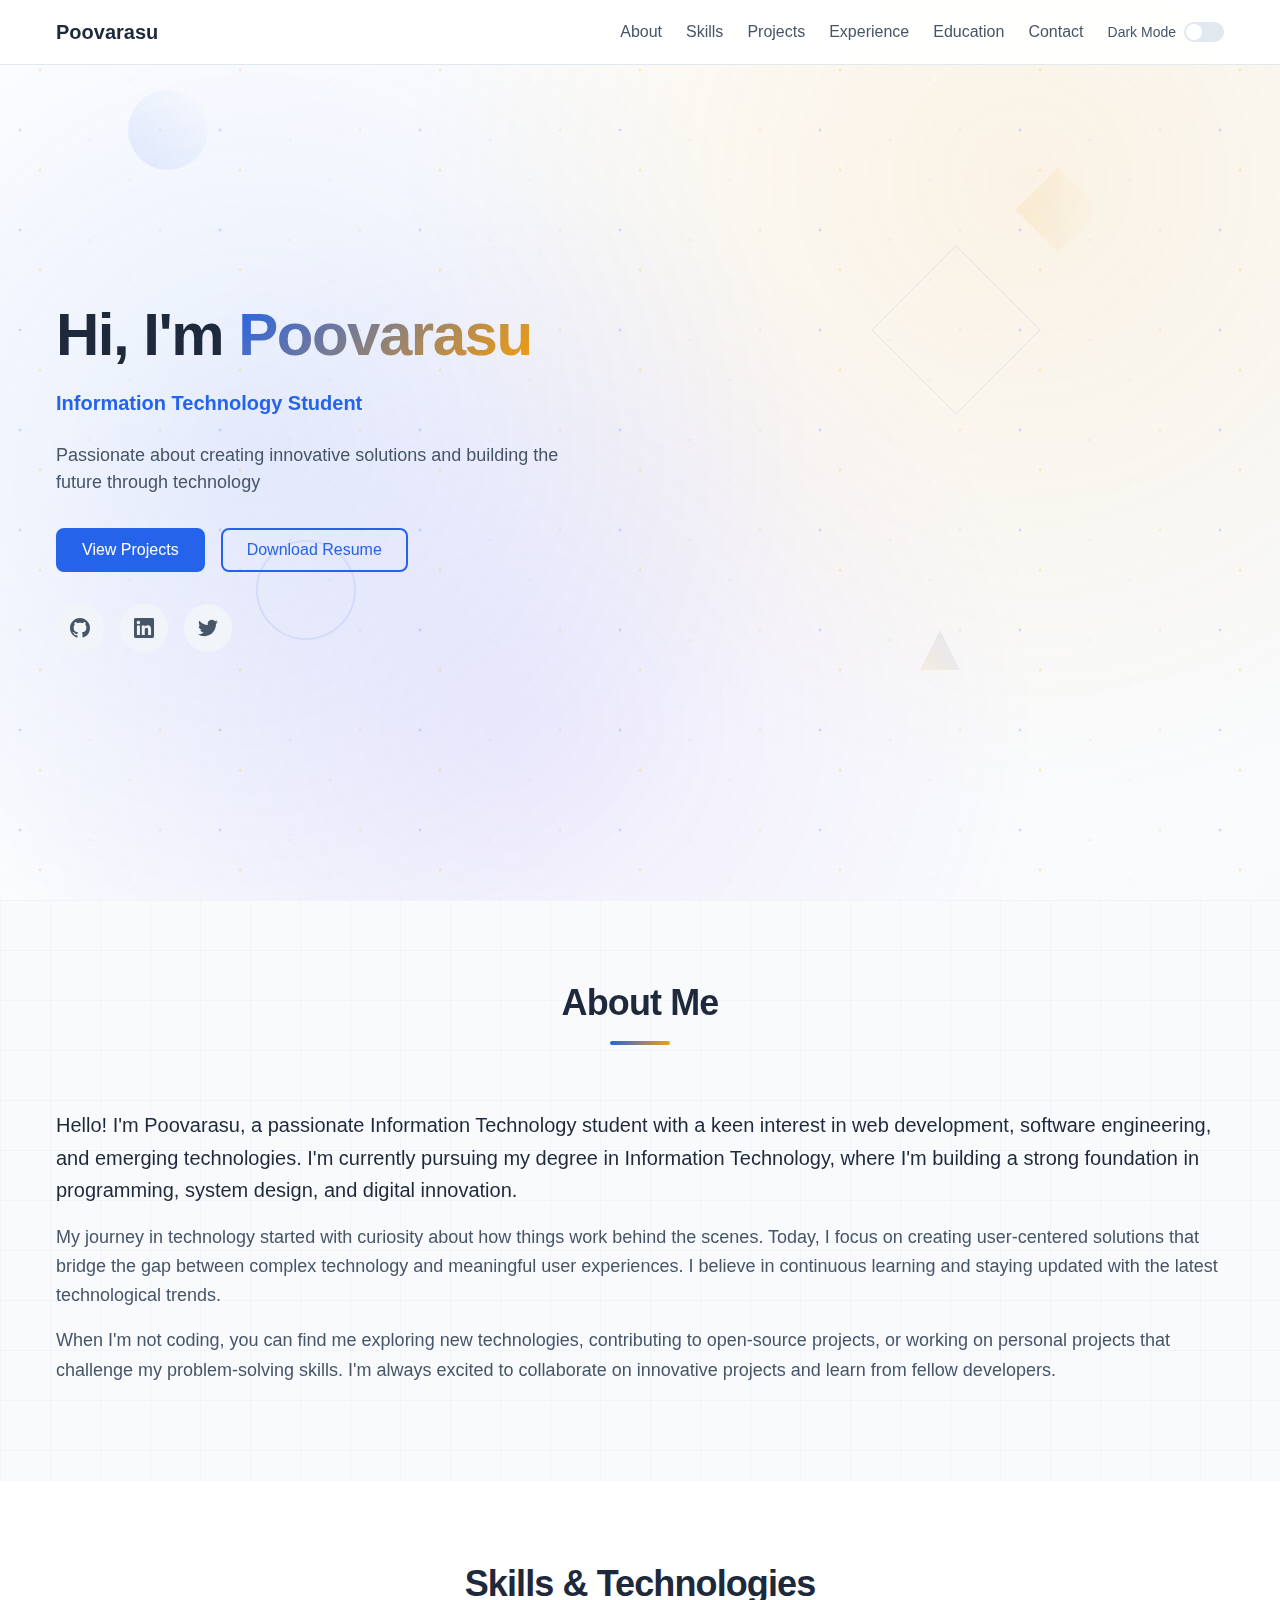
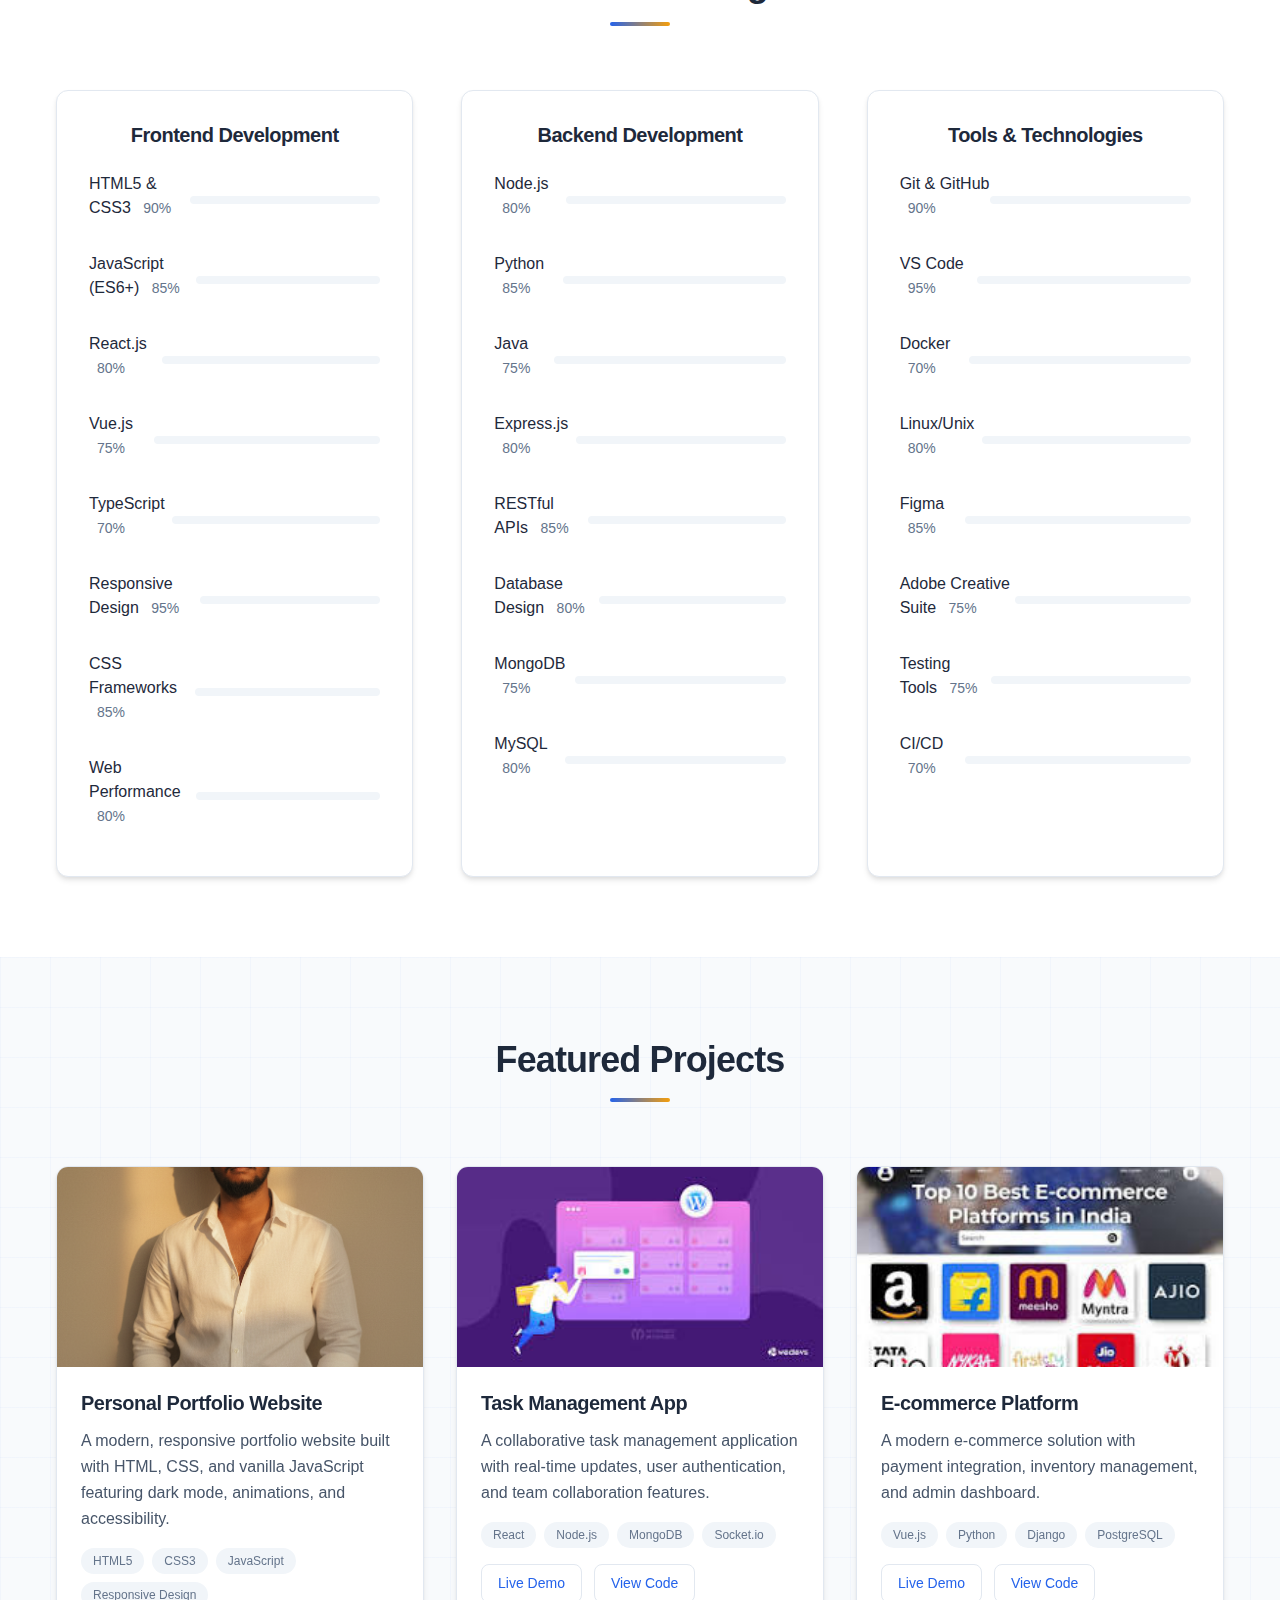
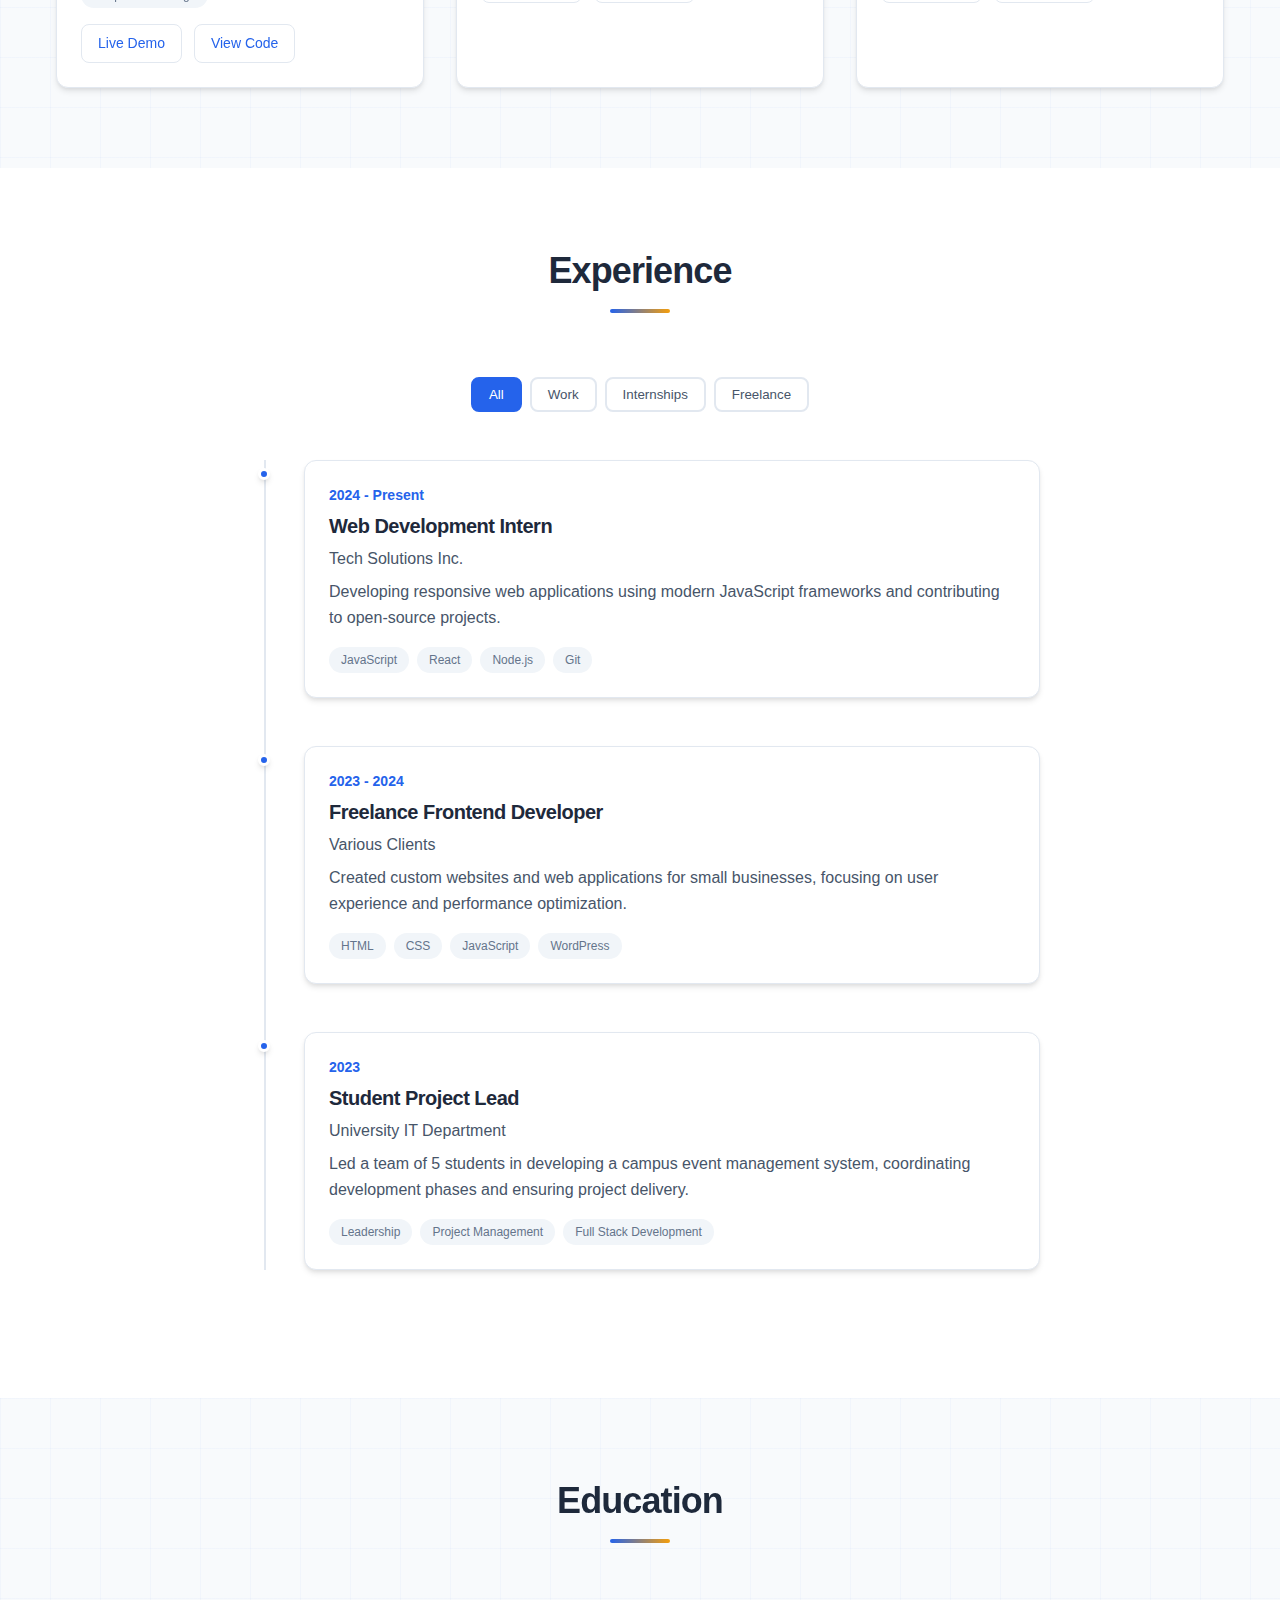
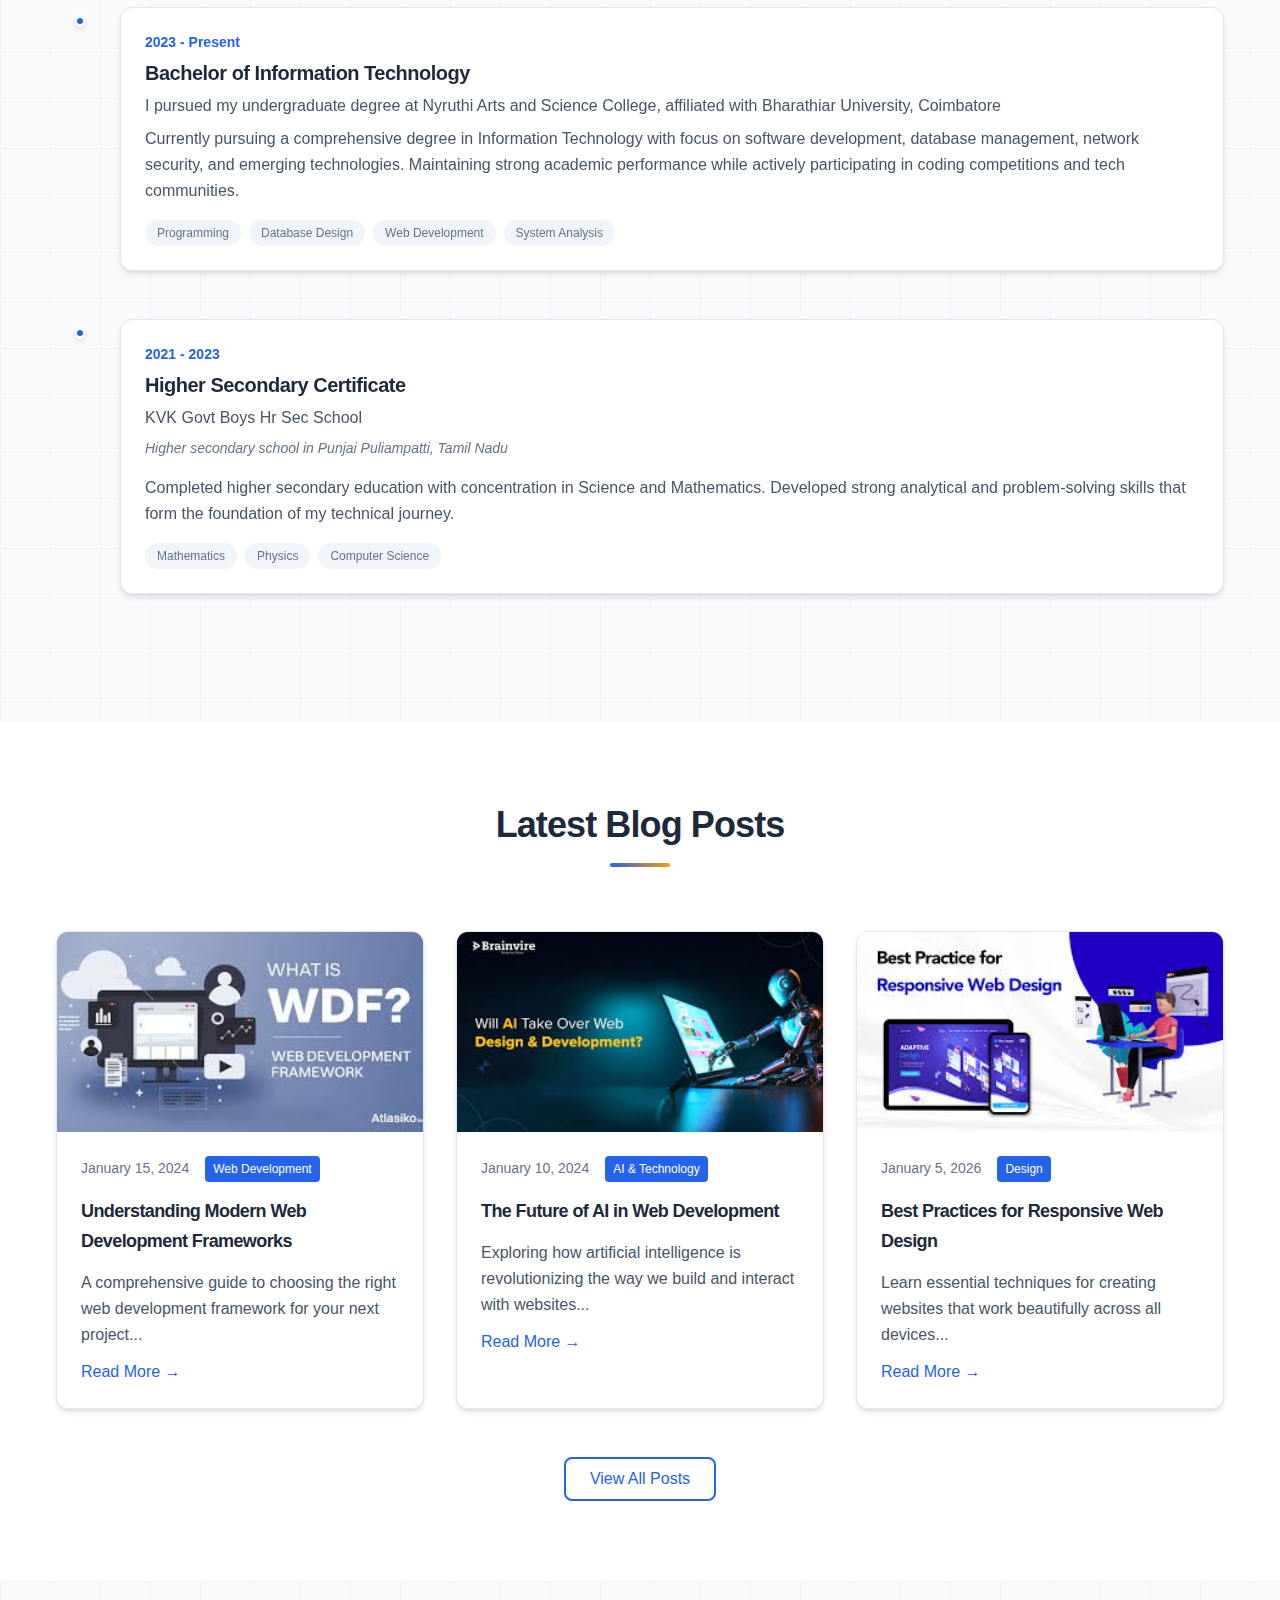
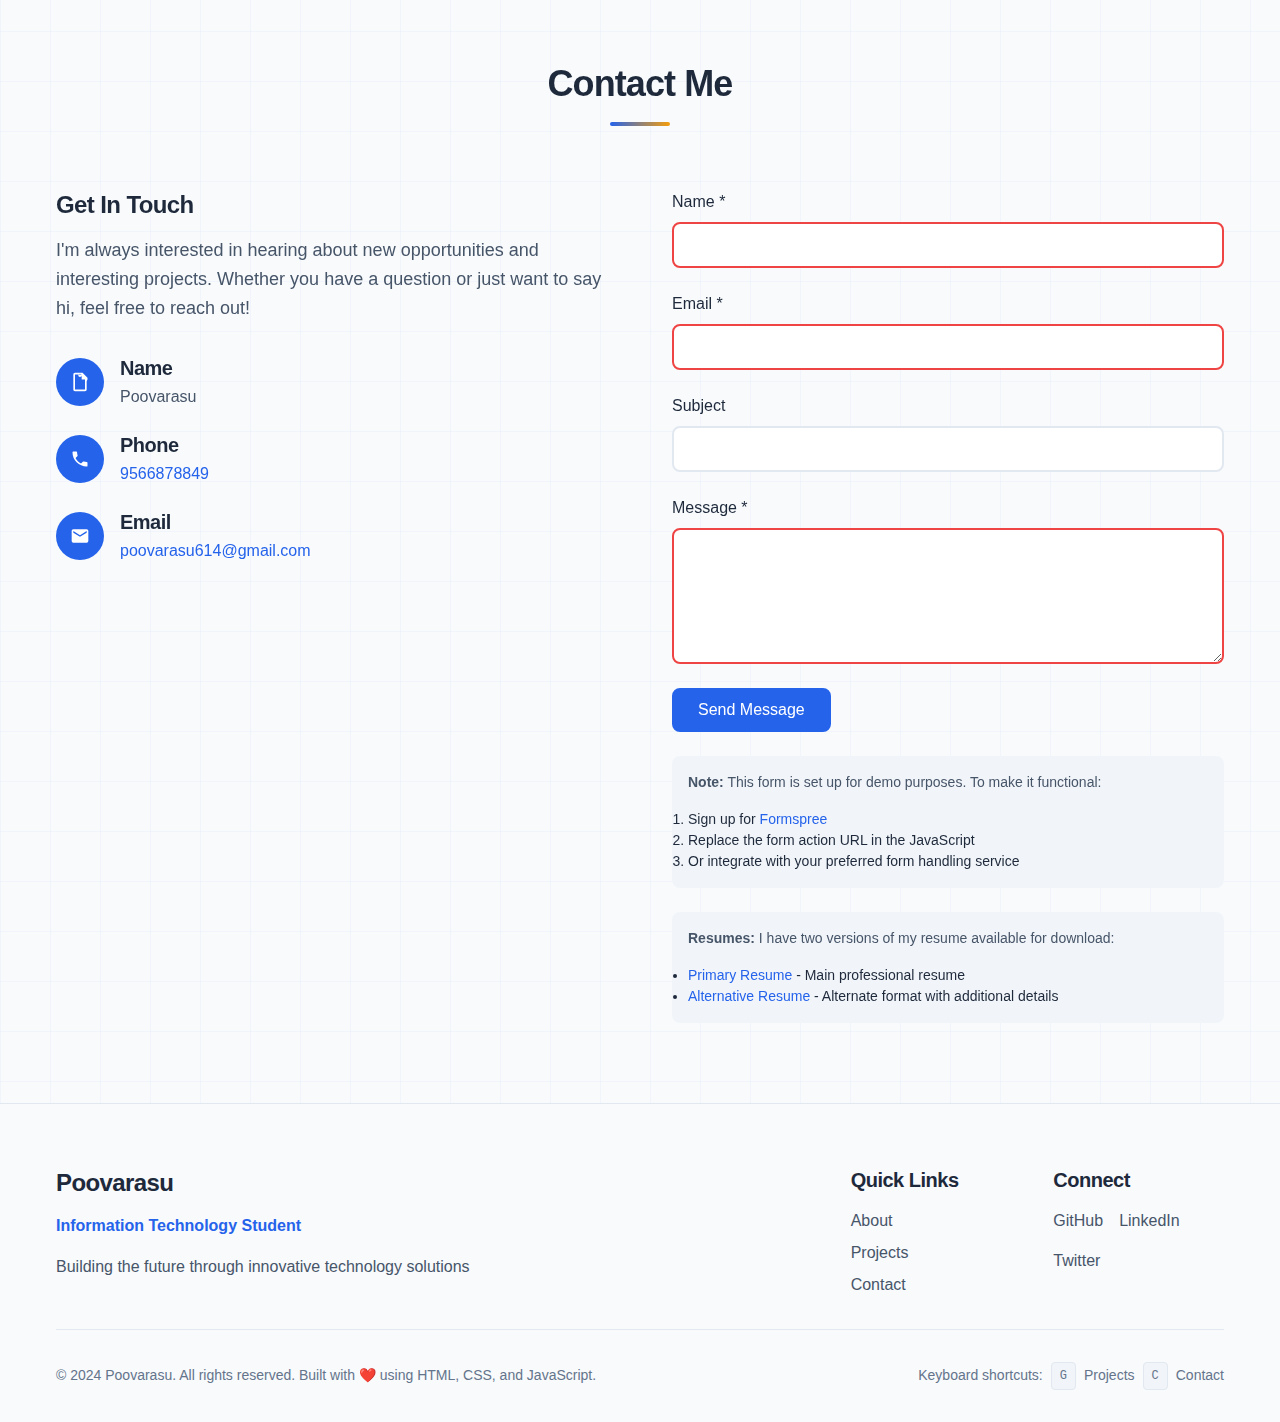
<file: poova_protfolio/index.html>
<!DOCTYPE html>
<html lang="en">
<head>
    <meta charset="UTF-8">
    <meta name="viewport" content="width=device-width, initial-scale=1.0">
    <meta name="description" content="Poovarasu - Information Technology Student Portfolio. Showcasing projects, skills, and experience in web development and IT solutions.">
    <meta name="keywords" content="Poovarasu, Information Technology, Web Developer, Portfolio, Student, Projects">
    <meta name="author" content="Poovarasu">
    
    <!-- Open Graph Meta Tags -->
    <meta property="og:title" content="Poovarasu - IT Student Portfolio">
    <meta property="og:description" content="Information Technology student passionate about web development and innovative solutions">
    <meta property="og:image" content="./assets/1000101515.png">
    <meta property="og:url" content="https://poovarasu.github.io/portfolio">
    <meta property="og:type" content="website">
    
    <!-- Twitter Card Meta Tags -->
    <meta name="twitter:card" content="summary_large_image">
    <meta name="twitter:title" content="Poovarasu - IT Student Portfolio">
    <meta name="twitter:description" content="Information Technology student passionate about web development">
    <meta name="twitter:image" content="./assets/1000101515.png">
    
    <title>Poovarasu - Information Technology Student</title>
    
    <!-- Favicon -->
    <link rel="icon" type="image/x-icon" href="./assets/favicon.ico">
    <link rel="apple-touch-icon" href="./assets/apple-touch-icon.png">
    
    <!-- Preload critical resources -->
    <link rel="preload" href="./css/styles.css" as="style">
    <link rel="preload" href="./assets/1000101515.png" as="image">
    
    <!-- Stylesheet -->
    <link rel="stylesheet" href="./css/styles.css">
    
    <!-- Print stylesheet -->
    <link rel="stylesheet" href="./css/print.css" media="print">
</head>
<body>
    <!-- Skip to content link for accessibility -->
    <a href="#main-content" class="skip-link">Skip to main content</a>
    
    <!-- Animated Background Elements -->
    <div class="floating-shapes">
        <div class="floating-shape"></div>
        <div class="floating-shape"></div>
        <div class="floating-shape"></div>
        <div class="floating-shape"></div>
        <div class="floating-shape"></div>
    </div>
    
    <!-- Matrix Digital Rain Effect (Optional) -->
    <div class="matrix-rain" id="matrix-rain"></div>
    
    <!-- Header with Navigation -->
    <header class="header" role="banner">
        <nav class="nav" role="navigation" aria-label="Main navigation">
            <div class="nav__container">
                <a href="#hero" class="nav__logo" aria-label="Go to top">
                    <span class="nav__logo-text">Poovarasu</span>
                </a>
                
                <!-- Mobile menu button -->
                <button class="nav__toggle" aria-label="Toggle mobile menu" aria-expanded="false">
                    <span class="nav__toggle-line"></span>
                    <span class="nav__toggle-line"></span>
                    <span class="nav__toggle-line"></span>
                </button>
                
                <!-- Navigation menu -->
                <ul class="nav__menu" role="list">
                    <li class="nav__item">
                        <a href="#about" class="nav__link">About</a>
                    </li>
                    <li class="nav__item">
                        <a href="#skills" class="nav__link">Skills</a>
                    </li>
                    <li class="nav__item">
                        <a href="#projects" class="nav__link">Projects</a>
                    </li>
                    <li class="nav__item">
                        <a href="#experience" class="nav__link">Experience</a>
                    </li>
                    <li class="nav__item">
                        <a href="#education" class="nav__link">Education</a>
                    </li>
                    <li class="nav__item">
                        <a href="#contact" class="nav__link">Contact</a>
                    </li>
                    <li class="nav__item">
                        <div class="theme-switch-container">
                            <span class="theme-label">Dark Mode</span>
                            <label class="switch">
                                <input type="checkbox" id="theme-toggle" aria-label="Toggle dark mode">
                                <span class="slider"></span>
                            </label>
                        </div>
                    </li>
                </ul>
            </div>
        </nav>
    </header>
    
    <!-- Main Content -->
    <main id="main-content" role="main">
        
        <!-- Hero Section -->
        <section id="hero" class="hero" aria-label="Introduction">
            <div class="hero__container">
                <div class="hero__content">
                    <h1 class="hero__title">
                        Hi, I'm <span class="hero__name" data-text="Poovarasu">Poovarasu</span>
                    </h1>
                    <p class="hero__subtitle">Information Technology Student</p>
                    <p class="hero__tagline">
                        Passionate about creating innovative solutions and building the future through technology
                    </p>
                    
                    <!-- Call to action buttons -->
                    <div class="hero__cta">
                        <a href="#projects" class="btn btn--primary">View Projects</a>
                        <a href="./assets/resume.pdf" class="btn btn--secondary" target="_blank" rel="noopener noreferrer">Download Resume</a>
                    </div>
                    
                    <!-- Social links -->
                    <div class="hero__social">
                        <a href="https://github.com/poovarasu" target="_blank" rel="noopener noreferrer" 
                           class="social-link" aria-label="Visit my GitHub profile">
                            <svg class="social-link__icon" viewBox="0 0 24 24" fill="currentColor">
                                <path d="M12 0C5.37 0 0 5.37 0 12c0 5.31 3.435 9.795 8.205 11.385.6.105.825-.255.825-.57 0-.285-.015-1.23-.015-2.235-3.015.555-3.795-.735-4.035-1.41-.135-.345-.72-1.41-1.23-1.695-.42-.225-1.02-.78-.015-.795.945-.015 1.62.87 1.845 1.23 1.08 1.815 2.805 1.305 3.495.99.105-.78.42-1.305.765-1.605-2.67-.3-5.46-1.335-5.46-5.925 0-1.305.465-2.385 1.23-3.225-.12-.3-.54-1.53.12-3.18 0 0 1.005-.315 3.3 1.23.96-.27 1.98-.405 3-.405s2.04.135 3 .405c2.295-1.56 3.3-1.23 3.3-1.23.66 1.65.24 2.88.12 3.18.765.84 1.23 1.905 1.23 3.225 0 4.605-2.805 5.625-5.475 5.925.435.375.81 1.095.81 2.22 0 1.605-.015 2.895-.015 3.3 0 .315.225.69.825.57A12.02 12.02 0 0024 12c0-6.63-5.37-12-12-12z"/>
                            </svg>
                        </a>
                        <a href="https://linkedin.com/in/poovarasu" target="_blank" rel="noopener noreferrer" 
                           class="social-link" aria-label="Visit my LinkedIn profile">
                            <svg class="social-link__icon" viewBox="0 0 24 24" fill="currentColor">
                                <path d="M20.447 20.452h-3.554v-5.569c0-1.328-.027-3.037-1.852-3.037-1.853 0-2.136 1.445-2.136 2.939v5.667H9.351V9h3.414v1.561h.046c.477-.9 1.637-1.85 3.37-1.85 3.601 0 4.267 2.37 4.267 5.455v6.286zM5.337 7.433c-1.144 0-2.063-.926-2.063-2.065 0-1.138.92-2.063 2.063-2.063 1.14 0 2.064.925 2.064 2.063 0 1.139-.925 2.065-2.064 2.065zm1.782 13.019H3.555V9h3.564v11.452zM22.225 0H1.771C.792 0 0 .774 0 1.729v20.542C0 23.227.792 24 1.771 24h20.451C23.2 24 24 23.227 24 22.271V1.729C24 .774 23.2 0 22.222 0h.003z"/>
                            </svg>
                        </a>
                        <a href="https://twitter.com/poovarasu" target="_blank" rel="noopener noreferrer" 
                           class="social-link" aria-label="Visit my Twitter profile">
                            <svg class="social-link__icon" viewBox="0 0 24 24" fill="currentColor">
                                <path d="M23.953 4.57a10 10 0 01-2.825.775 4.958 4.958 0 002.163-2.723c-.951.555-2.005.959-3.127 1.184a4.92 4.92 0 00-8.384 4.482C7.69 8.095 4.067 6.13 1.64 3.162a4.822 4.822 0 00-.666 2.475c0 1.71.87 3.213 2.188 4.096a4.904 4.904 0 01-2.228-.616v.06a4.923 4.923 0 003.946 4.827 4.996 4.996 0 01-2.212.085 4.936 4.936 0 004.604 3.417 9.867 9.867 0 01-6.102 2.105c-.39 0-.779-.023-1.17-.067a13.995 13.995 0 007.557 2.209c9.053 0 13.998-7.496 13.998-13.985 0-.21 0-.42-.015-.63A9.935 9.935 0 0024 4.59z"/>
                            </svg>
                        </a>
                    </div>
                </div>
                
                <!-- Profile image removed -->
            </div>
        </section>
        
        <!-- About Section -->
        <section id="about" class="about section" aria-label="About me">
            <div class="container">
                <h2 class="section__title">About Me</h2>
                <div class="about__content">
                    <div class="about__text">
                        <p class="about__intro">
                            Hello! I'm Poovarasu, a passionate Information Technology student with a keen interest in 
                            web development, software engineering, and emerging technologies. I'm currently pursuing my 
                            degree in Information Technology, where I'm building a strong foundation in programming, 
                            system design, and digital innovation.
                        </p>
                        <p class="about__description">
                            My journey in technology started with curiosity about how things work behind the scenes. 
                            Today, I focus on creating user-centered solutions that bridge the gap between complex 
                            technology and meaningful user experiences. I believe in continuous learning and staying 
                            updated with the latest technological trends.
                        </p>
                        <p class="about__goals">
                            When I'm not coding, you can find me exploring new technologies, contributing to open-source 
                            projects, or working on personal projects that challenge my problem-solving skills. I'm 
                            always excited to collaborate on innovative projects and learn from fellow developers.
                        </p>
                    </div>
                    <!-- Removed the about__image div to remove the image -->
                </div>
            </div>
        </section>
        
        <!-- Skills Section -->
        <section id="skills" class="skills section" aria-label="My skills">
            <div class="container">
                <h2 class="section__title">Skills & Technologies</h2>
                <div class="skills__content">
                    <div class="skills__category">
                        <h3 class="skills__category-title">Frontend Development</h3>
                        <div class="skills__list" id="frontend-skills">
                            <!-- Skills will be populated by JavaScript -->
                        </div>
                    </div>
                    
                    <div class="skills__category">
                        <h3 class="skills__category-title">Backend Development</h3>
                        <div class="skills__list" id="backend-skills">
                            <!-- Skills will be populated by JavaScript -->
                        </div>
                    </div>
                    
                    <div class="skills__category">
                        <h3 class="skills__category-title">Tools & Technologies</h3>
                        <div class="skills__list" id="tools-skills">
                            <!-- Skills will be populated by JavaScript -->
                        </div>
                    </div>
                </div>
            </div>
        </section>
        
        <!-- Projects Section -->
        <section id="projects" class="projects section" aria-label="My projects">
            <div class="container">
                <h2 class="section__title">Featured Projects</h2>
                <div class="projects__grid" id="projects-grid">
                    <!-- Projects will be populated by JavaScript -->
                </div>
            </div>
        </section>
        
        <!-- Experience Section -->
        <section id="experience" class="experience section" aria-label="Work experience">
            <div class="container">
                <h2 class="section__title">Experience</h2>
                
                <!-- Filter buttons -->
                <div class="experience__filters">
                    <button class="filter-btn filter-btn--active" data-filter="all">All</button>
                    <button class="filter-btn" data-filter="work">Work</button>
                    <button class="filter-btn" data-filter="internship">Internships</button>
                    <button class="filter-btn" data-filter="freelance">Freelance</button>
                </div>
                
                <div class="experience__timeline" id="experience-timeline">
                    <!-- Experience items will be populated by JavaScript -->
                </div>
            </div>
        </section>
        
        <!-- Education Section -->
        <section id="education" class="education section" aria-label="Educational background">
            <div class="container">
                <h2 class="section__title">Education</h2>
                <div class="education__timeline">
                    <div class="timeline-item education__item">
                        <div class="timeline-item__marker"></div>
                        <div class="timeline-item__content">
                            <div class="timeline-item__date">2023 - Present</div>
                            <h3 class="timeline-item__title">Bachelor of Information Technology</h3>
                            <p class="timeline-item__subtitle">I pursued my undergraduate degree at Nyruthi Arts and Science College, affiliated with Bharathiar University, Coimbatore</p>
                            <p class="timeline-item__description">
                                Currently pursuing a comprehensive degree in Information Technology with focus on 
                                software development, database management, network security, and emerging technologies. 
                                Maintaining strong academic performance while actively participating in coding competitions 
                                and tech communities.
                            </p>
                            <div class="timeline-item__tags">
                                <span class="tag">Programming</span>
                                <span class="tag">Database Design</span>
                                <span class="tag">Web Development</span>
                                <span class="tag">System Analysis</span>
                            </div>
                        </div>
                    </div>
                    
                    <div class="timeline-item education__item">
                        <div class="timeline-item__marker"></div>
                        <div class="timeline-item__content">
                            <div class="timeline-item__date">2021 - 2023</div>
                            <h3 class="timeline-item__title">Higher Secondary Certificate</h3>
                            <p class="timeline-item__subtitle">KVK Govt Boys Hr Sec School</p>
                            <p class="timeline-item__location">Higher secondary school in Punjai Puliampatti, Tamil Nadu</p>
                            <p class="timeline-item__description">
                                Completed higher secondary education with concentration in Science and Mathematics. 
                                Developed strong analytical and problem-solving skills that form the foundation of 
                                my technical journey.
                            </p>
                            <div class="timeline-item__tags">
                                <span class="tag">Mathematics</span>
                                <span class="tag">Physics</span>
                                <span class="tag">Computer Science</span>
                            </div>
                        </div>
                    </div>
                </div>
            </div>
        </section>
        
        <!-- Blog Preview Section -->
        <section id="blog" class="blog section" aria-label="Latest blog posts">
            <div class="container">
                <h2 class="section__title">Latest Blog Posts</h2>
                <div class="blog__grid">
                    <article class="blog-card">
                        <div class="blog-card__image">
                            <img src="./assets/download (2).jpeg" alt="Understanding Modern Web Development" loading="lazy">
                        </div>
                        <div class="blog-card__content">
                            <div class="blog-card__meta">
                                <time datetime="2024-01-15">January 15, 2024</time>
                                <span class="blog-card__category">Web Development</span>
                            </div>
                            <h3 class="blog-card__title">
                                <a href="#" target="_blank" rel="noopener noreferrer">
                                    Understanding Modern Web Development Frameworks
                                </a>
                            </h3>
                            <p class="blog-card__excerpt">
                                A comprehensive guide to choosing the right web development framework for your next project...
                            </p>
                            <a href="#" class="blog-card__link" target="_blank" rel="noopener noreferrer">
                                Read More →
                            </a>
                        </div>
                    </article>
                    
                    <article class="blog-card">
                        <div class="blog-card__image">
                            <img src="./assets/download (3).jpeg" alt="The Future of AI in Web Development" loading="lazy">
                        </div>
                        <div class="blog-card__content">
                            <div class="blog-card__meta">
                                <time datetime="2024-01-10">January 10, 2024</time>
                                <span class="blog-card__category">AI & Technology</span>
                            </div>
                            <h3 class="blog-card__title">
                                <a href="#" target="_blank" rel="noopener noreferrer">
                                    The Future of AI in Web Development
                                </a>
                            </h3>
                            <p class="blog-card__excerpt">
                                Exploring how artificial intelligence is revolutionizing the way we build and interact with websites...
                            </p>
                            <a href="#" class="blog-card__link" target="_blank" rel="noopener noreferrer">
                                Read More →
                            </a>
                        </div>
                    </article>
                    
                    <article class="blog-card">
                        <div class="blog-card__image">
                            <img src="./assets/download (4).jpeg" alt="Best Practices for Responsive Design" loading="lazy">
                        </div>
                        <div class="blog-card__content">
                            <div class="blog-card__meta">
                                <time datetime="2024-01-05">January 5, 2026</time>
                                <span class="blog-card__category">Design</span>
                            </div>
                            <h3 class="blog-card__title">
                                <a href="#" target="_blank" rel="noopener noreferrer">
                                    Best Practices for Responsive Web Design
                                </a>
                            </h3>
                            <p class="blog-card__excerpt">
                                Learn essential techniques for creating websites that work beautifully across all devices...
                            </p>
                            <a href="#" class="blog-card__link" target="_blank" rel="noopener noreferrer">
                                Read More →
                            </a>
                        </div>
                    </article>
                </div>
                
                <div class="blog__cta">
                    <a href="#" class="btn btn--secondary" target="_blank" rel="noopener noreferrer">
                        View All Posts
                    </a>
                </div>
            </div>
        </section>
        
        <!-- Contact Section -->
        <section id="contact" class="contact section" aria-label="Contact information">
            <div class="container">
                <h2 class="section__title">Contact Me</h2>
                <div class="contact__content">
                    <div class="contact__info">
                        <h3 class="contact__subtitle">Get In Touch</h3>
                        <p class="contact__description">
                            I'm always interested in hearing about new opportunities and interesting projects. 
                            Whether you have a question or just want to say hi, feel free to reach out!
                        </p>
                        
                        <div class="contact__details">
                            <div class="contact__item">
                                <div class="contact__icon">
                                    <svg viewBox="0 0 24 24" fill="currentColor">
                                        <path d="M12 2C13.1 2 14 2.9 14 4C14 5.1 13.1 6 12 6C10.9 6 10 5.1 10 4C10 2.9 10.9 2 12 2ZM21 9V7L15 1H6C4.89 1 4 1.89 4 3V21C4 22.11 4.89 23 6 23H18C19.11 23 20 22.11 20 21V11L21 9ZM18 21H6V3H14V9H18V21Z"/>
                                    </svg>
                                </div>
                                <div class="contact__info-text">
                                    <h4>Name</h4>
                                    <p>Poovarasu</p>
                                </div>
                            </div>
                            
                            <div class="contact__item">
                                <div class="contact__icon">
                                    <svg viewBox="0 0 24 24" fill="currentColor">
                                        <path d="M6.62,10.79C8.06,13.62 10.38,15.94 13.21,17.38L15.41,15.18C15.69,14.9 16.08,14.82 16.43,14.93C17.55,15.3 18.75,15.5 20,15.5A1,1 0 0,1 21,16.5V20A1,1 0 0,1 20,21A17,17 0 0,1 3,4A1,1 0 0,1 4,3H7.5A1,1 0 0,1 8.5,4C8.5,5.25 8.7,6.45 9.07,7.57C9.18,7.92 9.1,8.31 8.82,8.59L6.62,10.79Z"/>
                                    </svg>
                                </div>
                                <div class="contact__info-text">
                                    <h4>Phone</h4>
                                    <p><a href="tel:+919566878849">9566878849</a></p>
                                </div>
                            </div>
                            
                            <div class="contact__item">
                                <div class="contact__icon">
                                    <svg viewBox="0 0 24 24" fill="currentColor">
                                        <path d="M20,8L12,13L4,8V6L12,11L20,6M20,4H4C2.89,4 2,4.89 2,6V18A2,2 0 0,0 4,20H20A2,2 0 0,0 22,18V6C22,4.89 21.1,4 20,4Z"/>
                                    </svg>
                                </div>
                                <div class="contact__info-text">
                                    <h4>Email</h4>
                                    <p><a href="mailto:poovarasu614@gmail.com">poovarasu614@gmail.com</a></p>
                                </div>
                            </div>
                        </div>
                    </div>
                    
                    <div class="contact__form-wrapper">
                        <form class="contact__form" id="contact-form" novalidate>
                            <div class="form-group">
                                <label for="name" class="form-label">Name *</label>
                                <input type="text" id="name" name="name" class="form-input" required>
                                <span class="form-error" id="name-error"></span>
                            </div>
                            
                            <div class="form-group">
                                <label for="email" class="form-label">Email *</label>
                                <input type="email" id="email" name="email" class="form-input" required>
                                <span class="form-error" id="email-error"></span>
                            </div>
                            
                            <div class="form-group">
                                <label for="subject" class="form-label">Subject</label>
                                <input type="text" id="subject" name="subject" class="form-input">
                            </div>
                            
                            <div class="form-group">
                                <label for="message" class="form-label">Message *</label>
                                <textarea id="message" name="message" class="form-textarea" rows="6" required></textarea>
                                <span class="form-error" id="message-error"></span>
                            </div>
                            
                            <button type="submit" class="btn btn--primary contact__submit">
                                <span class="btn__text">Send Message</span>
                                <span class="btn__loading" style="display: none;">Sending...</span>
                            </button>
                        </form>
                        
                        <!-- Success message -->
                        <div class="contact__success" id="contact-success" style="display: none;">
                            <div class="success-icon">✓</div>
                            <h3>Message Sent Successfully!</h3>
                            <p>Thank you for reaching out. I'll get back to you as soon as possible.</p>
                        </div>
                        
                        <!-- Form integration note -->
                        <div class="contact__note">
                            <p><strong>Note:</strong> This form is set up for demo purposes. To make it functional:</p>
                            <ol>
                                <li>Sign up for <a href="https://formspree.io" target="_blank" rel="noopener noreferrer">Formspree</a></li>
                                <li>Replace the form action URL in the JavaScript</li>
                                <li>Or integrate with your preferred form handling service</li>
                            </ol>
                        </div>
                        
                        <!-- Resume information -->
                        <div class="contact__note">
                            <p><strong>Resumes:</strong> I have two versions of my resume available for download:</p>
                            <ul>
                                <li><a href="./assets/resume.pdf" target="_blank" rel="noopener noreferrer">Primary Resume</a> - Main professional resume</li>
                                <li><a href="./assets/Screenshot_20251128-131511.pdf" target="_blank" rel="noopener noreferrer">Alternative Resume</a> - Alternate format with additional details</li>
                            </ul>
                        </div>
                    </div>
                </div>
            </div>
        </section>
    </main>
    
    <!-- Footer -->
    <footer class="footer" role="contentinfo">
        <div class="container">
            <div class="footer__content">
                <div class="footer__info">
                    <h3 class="footer__name">Poovarasu</h3>
                    <p class="footer__title">Information Technology Student</p>
                    <p class="footer__description">
                        Building the future through innovative technology solutions
                    </p>
                </div>
                
                <div class="footer__links">
                    <div class="footer__section">
                        <h4 class="footer__section-title">Quick Links</h4>
                        <ul class="footer__nav">
                            <li><a href="#about">About</a></li>
                            <li><a href="#projects">Projects</a></li>
                            <li><a href="#contact">Contact</a></li>
                        </ul>
                    </div>
                    
                    <div class="footer__section">
                        <h4 class="footer__section-title">Connect</h4>
                        <div class="footer__social">
                            <a href="https://github.com/poovarasu" target="_blank" rel="noopener noreferrer" 
                               aria-label="GitHub">GitHub</a>
                            <a href="https://linkedin.com/in/poovarasu" target="_blank" rel="noopener noreferrer" 
                               aria-label="LinkedIn">LinkedIn</a>
                            <a href="https://twitter.com/poovarasu" target="_blank" rel="noopener noreferrer" 
                               aria-label="Twitter">Twitter</a>
                        </div>
                    </div>
                </div>
            </div>
            
            <div class="footer__bottom">
                <p class="footer__copyright">
                    © 2024 Poovarasu. All rights reserved. Built with ❤️ using HTML, CSS, and JavaScript.
                </p>
                <div class="footer__keyboard-shortcuts">
                    <span>Keyboard shortcuts:</span>
                    <kbd>G</kbd> Projects
                    <kbd>C</kbd> Contact
                </div>
            </div>
        </div>
    </footer>
    
    <!-- Project Modal -->
    <div class="modal" id="project-modal" aria-hidden="true" role="dialog" aria-labelledby="modal-title">
        <div class="modal__overlay" tabindex="-1"></div>
        <div class="modal__content">
            <div class="modal__header">
                <h2 class="modal__title" id="modal-title">Project Details</h2>
                <button class="modal__close" aria-label="Close modal">
                    <svg viewBox="0 0 24 24" fill="none" stroke="currentColor" stroke-width="2">
                        <line x1="18" y1="6" x2="6" y2="18"></line>
                        <line x1="6" y1="6" x2="18" y2="18"></line>
                    </svg>
                </button>
            </div>
            <div class="modal__body" id="modal-body">
                <!-- Modal content will be populated by JavaScript -->
            </div>
        </div>
    </div>
    
    <!-- JavaScript -->
    <script src="./js/scripts.js"></script>
</body>
</html>
</file>
<file: poova_protfolio/css/styles.css>
/* ============================================================================
   Portfolio CSS - Mobile-First Responsive Design with Light/Dark Themes
   ============================================================================ */

/* CSS Custom Properties for Theming and Consistency */
:root {
  /* Color Palette - Light Theme */
  --color-primary: #2563eb;
  --color-primary-light: #3b82f6;
  --color-primary-dark: #1d4ed8;
  --color-secondary: #64748b;
  --color-accent: #f59e0b;
  
  /* Background Colors */
  --color-bg-primary: #ffffff;
  --color-bg-secondary: #f8fafc;
  --color-bg-tertiary: #f1f5f9;
  --color-bg-overlay: rgba(0, 0, 0, 0.5);
  
  /* Text Colors */
  --color-text-primary: #1e293b;
  --color-text-secondary: #475569;
  --color-text-muted: #64748b;
  --color-text-inverse: #ffffff;
  
  /* Border Colors */
  --color-border: #e2e8f0;
  --color-border-light: #f1f5f9;
  --color-border-dark: #cbd5e1;
  
  /* Status Colors */
  --color-success: #10b981;
  --color-error: #ef4444;
  --color-warning: #f59e0b;
  --color-info: #3b82f6;
  
  /* Typography */
  --font-family-primary: -apple-system, BlinkMacSystemFont, 'Segoe UI', Roboto, 'Helvetica Neue', Arial, sans-serif;
  --font-family-mono: 'SFMono-Regular', Consolas, 'Liberation Mono', Menlo, Courier, monospace;
  
  /* Font Sizes */
  --font-size-xs: 0.75rem;
  --font-size-sm: 0.875rem;
  --font-size-base: 1rem;
  --font-size-lg: 1.125rem;
  --font-size-xl: 1.25rem;
  --font-size-2xl: 1.5rem;
  --font-size-3xl: 1.875rem;
  --font-size-4xl: 2.25rem;
  --font-size-5xl: 3rem;
  --font-size-6xl: 3.75rem;
  
  /* Spacing Scale */
  --space-1: 0.25rem;
  --space-2: 0.5rem;
  --space-3: 0.75rem;
  --space-4: 1rem;
  --space-5: 1.25rem;
  --space-6: 1.5rem;
  --space-8: 2rem;
  --space-10: 2.5rem;
  --space-12: 3rem;
  --space-16: 4rem;
  --space-20: 5rem;
  --space-24: 6rem;
  --space-32: 8rem;
  
  /* Border Radius */
  --radius-sm: 0.125rem;
  --radius-base: 0.25rem;
  --radius-md: 0.375rem;
  --radius-lg: 0.5rem;
  --radius-xl: 0.75rem;
  --radius-2xl: 1rem;
  --radius-full: 9999px;
  
  /* Shadows */
  --shadow-sm: 0 1px 2px 0 rgba(0, 0, 0, 0.05);
  --shadow-base: 0 1px 3px 0 rgba(0, 0, 0, 0.1), 0 1px 2px 0 rgba(0, 0, 0, 0.06);
  --shadow-md: 0 4px 6px -1px rgba(0, 0, 0, 0.1), 0 2px 4px -1px rgba(0, 0, 0, 0.06);
  --shadow-lg: 0 10px 15px -3px rgba(0, 0, 0, 0.1), 0 4px 6px -2px rgba(0, 0, 0, 0.05);
  --shadow-xl: 0 20px 25px -5px rgba(0, 0, 0, 0.1), 0 10px 10px -5px rgba(0, 0, 0, 0.04);
  --shadow-2xl: 0 25px 50px -12px rgba(0, 0, 0, 0.25);
  
  /* Transitions */
  --transition-fast: 150ms ease-in-out;
  --transition-base: 250ms ease-in-out;
  --transition-slow: 350ms ease-in-out;
  
  /* Z-index Scale */
  --z-dropdown: 1000;
  --z-sticky: 1020;
  --z-fixed: 1030;
  --z-modal-backdrop: 1040;
  --z-modal: 1050;
  --z-popover: 1060;
  --z-tooltip: 1070;
  
  /* Layout */
  --container-max-width: 1200px;
  --container-padding: var(--space-4);
  --section-padding: var(--space-20);
  --header-height: 4rem;
  
  /* Line Heights */
  --line-height-tight: 1.25;
  --line-height-snug: 1.375;
  --line-height-normal: 1.5;
  --line-height-relaxed: 1.625;
  --line-height-loose: 2;
  
  /* Font Weights */
  --font-weight-normal: 400;
  --font-weight-medium: 500;
  --font-weight-semibold: 600;
  --font-weight-bold: 700;
  --font-weight-extrabold: 800;
}

/* Dark Theme Variables */
[data-theme="dark"] {
  --color-bg-primary: #0f172a;
  --color-bg-secondary: #1e293b;
  --color-bg-tertiary: #334155;
  --color-bg-overlay: rgba(0, 0, 0, 0.7);
  
  --color-text-primary: #f8fafc;
  --color-text-secondary: #cbd5e1;
  --color-text-muted: #94a3b8;
  --color-text-inverse: #1e293b;
  
  --color-border: #334155;
  --color-border-light: #475569;
  --color-border-dark: #64748b;
  
  --color-primary: #3b82f6;
  --color-primary-light: #60a5fa;
  --color-primary-dark: #2563eb;
}

/* Enhanced Dark Theme Effects */
[data-theme="dark"] .hero {
  background: 
    radial-gradient(circle at 50% 0%, rgba(59, 130, 246, 0.1) 0%, transparent 50%),
    radial-gradient(circle at 0% 100%, rgba(139, 92, 246, 0.1) 0%, transparent 50%),
    radial-gradient(circle at 100% 100%, rgba(245, 158, 11, 0.1) 0%, transparent 50%),
    linear-gradient(135deg, var(--color-bg-primary) 0%, var(--color-bg-secondary) 100%);
}

[data-theme="dark"] .hero::before {
  background: 
    radial-gradient(circle at 20% 50%, rgba(59, 130, 246, 0.2) 0%, transparent 50%),
    radial-gradient(circle at 80% 20%, rgba(245, 158, 11, 0.2) 0%, transparent 50%),
    radial-gradient(circle at 40% 80%, rgba(139, 92, 246, 0.2) 0%, transparent 50%);
}

[data-theme="dark"] .floating-shape {
  opacity: 0.2;
}

[data-theme="dark"] .floating-shape:nth-child(odd) {
  box-shadow: 0 0 20px rgba(59, 130, 246, 0.3);
}

[data-theme="dark"] .floating-shape:nth-child(even) {
  box-shadow: 0 0 20px rgba(245, 158, 11, 0.3);
}

/* Enhanced Button Effects for Dark Theme */
[data-theme="dark"] .btn--primary:hover {
  box-shadow: 
    0 0 20px rgba(59, 130, 246, 0.6),
    0 0 40px rgba(59, 130, 246, 0.4),
    0 0 60px rgba(59, 130, 246, 0.2),
    inset 0 0 10px rgba(59, 130, 246, 0.1);
}

[data-theme="dark"] .btn--secondary:hover {
  box-shadow: 
    0 0 15px rgba(245, 158, 11, 0.5),
    0 0 30px rgba(245, 158, 11, 0.3);
}

/* Project Cards Glow Effect in Dark Mode */
[data-theme="dark"] .project-card:hover {
  box-shadow: 
    0 20px 40px rgba(0, 0, 0, 0.3),
    0 0 20px rgba(59, 130, 246, 0.2),
    inset 0 0 1px rgba(59, 130, 246, 0.1);
  border-color: rgba(59, 130, 246, 0.3);
}

/* Skills Progress Bar Glow */
[data-theme="dark"] .skill-progress__bar {
  background: linear-gradient(90deg, 
    rgba(59, 130, 246, 0.8), 
    rgba(245, 158, 11, 0.8));
  box-shadow: 0 0 10px rgba(59, 130, 246, 0.5);
}

/* Header Backdrop Effect in Dark Mode */
[data-theme="dark"] .header {
  background-color: rgba(15, 23, 42, 0.95);
  backdrop-filter: blur(20px);
  border-bottom: 1px solid rgba(59, 130, 246, 0.2);
}

/* Reset and Base Styles */
*,
*::before,
*::after {
  box-sizing: border-box;
  margin: 0;
  padding: 0;
}

html {
  scroll-behavior: smooth;
  scroll-padding-top: var(--header-height);
}

body {
  font-family: var(--font-family-primary);
  font-size: var(--font-size-base);
  line-height: var(--line-height-normal);
  color: var(--color-text-primary);
  background-color: var(--color-bg-primary);
  transition: background-color var(--transition-base), color var(--transition-base);
  -webkit-font-smoothing: antialiased;
  -moz-osx-font-smoothing: grayscale;
}

/* Focus Styles for Accessibility */
*:focus {
  outline: 2px solid var(--color-primary);
  outline-offset: 2px;
}

*:focus:not(:focus-visible) {
  outline: none;
}

/* Skip Link for Accessibility */
.skip-link {
  position: absolute;
  top: -40px;
  left: 6px;
  background: var(--color-primary);
  color: var(--color-text-inverse);
  padding: var(--space-2) var(--space-4);
  text-decoration: none;
  border-radius: var(--radius-base);
  z-index: var(--z-tooltip);
  font-weight: var(--font-weight-medium);
  transition: top var(--transition-fast);
}

.skip-link:focus {
  top: 6px;
}

/* Typography */
h1, h2, h3, h4, h5, h6 {
  font-weight: var(--font-weight-bold);
  line-height: var(--line-height-tight);
  letter-spacing: -0.025em;
  margin-bottom: var(--space-4);
}

h1 { font-size: var(--font-size-4xl); }
h2 { font-size: var(--font-size-3xl); }
h3 { font-size: var(--font-size-2xl); }
h4 { font-size: var(--font-size-xl); }
h5 { font-size: var(--font-size-lg); }
h6 { font-size: var(--font-size-base); }

p {
  margin-bottom: var(--space-4);
  color: var(--color-text-secondary);
}

a {
  color: var(--color-primary);
  text-decoration: none;
  transition: color var(--transition-fast);
}

a:hover {
  color: var(--color-primary-light);
}

a:focus {
  outline-color: var(--color-primary);
}

/* Layout Components */
.container {
  max-width: var(--container-max-width);
  margin: 0 auto;
  padding: 0 var(--container-padding);
}

.section {
  padding: var(--section-padding) 0;
}

.section:nth-child(even) {
  background-color: var(--color-bg-secondary);
}

.section__title {
  text-align: center;
  margin-bottom: var(--space-16);
  font-size: var(--font-size-3xl);
  font-weight: var(--font-weight-extrabold);
  color: var(--color-text-primary);
}

.section__title::after {
  content: '';
  display: block;
  width: 60px;
  height: 4px;
  background: linear-gradient(90deg, var(--color-primary), var(--color-accent));
  margin: var(--space-4) auto 0;
  border-radius: var(--radius-full);
}

/* Button Styles */
.btn {
  display: inline-flex;
  align-items: center;
  justify-content: center;
  padding: var(--space-3) var(--space-6);
  font-size: var(--font-size-base);
  font-weight: var(--font-weight-medium);
  line-height: 1;
  text-decoration: none;
  border: 2px solid transparent;
  border-radius: var(--radius-lg);
  cursor: pointer;
  transition: all var(--transition-fast);
  white-space: nowrap;
  user-select: none;
}

.btn:focus {
  outline: none;
  box-shadow: 0 0 0 3px rgba(37, 99, 235, 0.3);
}

.btn--primary {
  background-color: var(--color-primary);
  color: var(--color-text-inverse);
  border-color: var(--color-primary);
}

.btn--primary:hover {
  background-color: var(--color-primary-light);
  border-color: var(--color-primary-light);
  transform: translateY(-1px);
  box-shadow: var(--shadow-md);
}

.btn--secondary {
  background-color: transparent;
  color: var(--color-primary);
  border-color: var(--color-primary);
}

.btn--secondary:hover {
  background-color: var(--color-primary);
  color: var(--color-text-inverse);
  transform: translateY(-1px);
  box-shadow: var(--shadow-md);
}

/* Header and Navigation */
.header {
  position: fixed;
  top: 0;
  left: 0;
  right: 0;
  background-color: rgba(255, 255, 255, 0.95);
  backdrop-filter: blur(10px);
  border-bottom: 1px solid var(--color-border);
  z-index: var(--z-sticky);
  transition: all var(--transition-base);
}

[data-theme="dark"] .header {
  background-color: rgba(15, 23, 42, 0.95);
}

.nav {
  height: var(--header-height);
}

.nav__container {
  display: flex;
  align-items: center;
  justify-content: space-between;
  height: 100%;
  max-width: var(--container-max-width);
  margin: 0 auto;
  padding: 0 var(--container-padding);
}

.nav__logo {
  font-size: var(--font-size-xl);
  font-weight: var(--font-weight-bold);
  color: var(--color-text-primary);
  text-decoration: none;
}

.nav__logo:hover {
  color: var(--color-primary);
}

.nav__toggle {
  display: none;
  flex-direction: column;
  align-items: center;
  justify-content: center;
  width: 2rem;
  height: 2rem;
  background: none;
  border: none;
  cursor: pointer;
  padding: 0;
}

.nav__toggle-line {
  width: 1.5rem;
  height: 2px;
  background-color: var(--color-text-primary);
  transition: all var(--transition-base);
  margin: 2px 0;
}

.nav__toggle[aria-expanded="true"] .nav__toggle-line:nth-child(1) {
  transform: rotate(45deg) translate(5px, 5px);
}

.nav__toggle[aria-expanded="true"] .nav__toggle-line:nth-child(2) {
  opacity: 0;
}

.nav__toggle[aria-expanded="true"] .nav__toggle-line:nth-child(3) {
  transform: rotate(-45deg) translate(7px, -6px);
}

.nav__menu {
  display: flex;
  align-items: center;
  list-style: none;
  gap: var(--space-6);
}

.nav__link {
  color: var(--color-text-secondary);
  font-weight: var(--font-weight-medium);
  padding: var(--space-2) 0;
  position: relative;
  transition: color var(--transition-fast);
}

.nav__link:hover {
  color: var(--color-primary);
}

.nav__link::after {
  content: '';
  position: absolute;
  bottom: 0;
  left: 0;
  width: 0;
  height: 2px;
  background-color: var(--color-primary);
  transition: width var(--transition-fast);
}

.nav__link:hover::after {
  width: 100%;
}

/* Theme Toggle */
.theme-switch-container {
  display: flex;
  align-items: center;
  gap: var(--space-2);
}

.theme-label {
  font-size: var(--font-size-sm);
  color: var(--color-text-secondary);
  white-space: nowrap;
}

.switch {
  position: relative;
  display: inline-block;
  width: 40px;
  height: 20px;
}

.switch input {
  opacity: 0;
  width: 0;
  height: 0;
}

.slider {
  position: absolute;
  cursor: pointer;
  top: 0;
  left: 0;
  right: 0;
  bottom: 0;
  background-color: var(--color-border);
  transition: .4s;
  border-radius: 34px;
}

.slider:before {
  position: absolute;
  content: "";
  height: 16px;
  width: 16px;
  left: 2px;
  bottom: 2px;
  background-color: white;
  transition: .4s;
  border-radius: 50%;
}

input:checked + .slider {
  background-color: var(--color-primary);
}

input:checked + .slider:before {
  transform: translateX(20px);
}

.theme-toggle {
  background: none;
  border: 2px solid var(--color-border);
  border-radius: var(--radius-full);
  width: 2.5rem;
  height: 2.5rem;
  display: flex;
  align-items: center;
  justify-content: center;
  cursor: pointer;
  transition: all var(--transition-fast);
}

.theme-toggle:hover {
  border-color: var(--color-primary);
  transform: scale(1.1);
}

.theme-toggle__icon {
  font-size: var(--font-size-lg);
  transition: transform var(--transition-fast);
}

.theme-toggle:hover .theme-toggle__icon {
  transform: rotate(20deg);
}

/* Hero Section */
.hero {
  padding: calc(var(--header-height) + var(--space-16)) 0 var(--space-20);
  background: linear-gradient(135deg, var(--color-bg-primary) 0%, var(--color-bg-secondary) 100%);
  min-height: 100vh;
  display: flex;
  align-items: center;
  position: relative;
  overflow: hidden;
}

/* Animated Background Elements */
.hero::before {
  content: '';
  position: absolute;
  top: 0;
  left: 0;
  right: 0;
  bottom: 0;
  background: 
    radial-gradient(circle at 20% 50%, rgba(37, 99, 235, 0.1) 0%, transparent 50%),
    radial-gradient(circle at 80% 20%, rgba(245, 158, 11, 0.1) 0%, transparent 50%),
    radial-gradient(circle at 40% 80%, rgba(139, 92, 246, 0.1) 0%, transparent 50%);
  animation: backgroundPulse 4s ease-in-out infinite alternate;
  z-index: 1;
}

.hero__container {
  position: relative;
  z-index: 2;
}

/* Cyberpunk Floating Particles */
.hero::after {
  content: '';
  position: absolute;
  top: 0;
  left: 0;
  right: 0;
  bottom: 0;
  background-image: 
    radial-gradient(2px 2px at 20px 30px, rgba(37, 99, 235, 0.3), transparent),
    radial-gradient(2px 2px at 40px 70px, rgba(245, 158, 11, 0.3), transparent),
    radial-gradient(1px 1px at 90px 40px, rgba(139, 92, 246, 0.3), transparent),
    radial-gradient(1px 1px at 130px 80px, rgba(37, 99, 235, 0.2), transparent),
    radial-gradient(2px 2px at 160px 30px, rgba(245, 158, 11, 0.2), transparent);
  background-repeat: repeat;
  background-size: 200px 100px;
  animation: particleFloat 20s linear infinite;
  z-index: 1;
}

/* Floating Geometric Shapes */
.floating-shapes {
  position: fixed;
  top: 0;
  left: 0;
  width: 100%;
  height: 100%;
  pointer-events: none;
  z-index: 1;
  overflow: hidden;
}

.floating-shape {
  position: absolute;
  opacity: 0.1;
  animation: floatShape 15s ease-in-out infinite;
}

.floating-shape:nth-child(1) {
  width: 80px;
  height: 80px;
  background: linear-gradient(45deg, var(--color-primary), transparent);
  border-radius: 50%;
  top: 10%;
  left: 10%;
  animation-delay: 0s;
}

.floating-shape:nth-child(2) {
  width: 60px;
  height: 60px;
  background: linear-gradient(45deg, var(--color-accent), transparent);
  transform: rotate(45deg);
  top: 20%;
  right: 15%;
  animation-delay: 2s;
}

.floating-shape:nth-child(3) {
  width: 100px;
  height: 100px;
  border: 2px solid var(--color-primary);
  border-radius: 50%;
  top: 60%;
  left: 20%;
  animation-delay: 4s;
}

.floating-shape:nth-child(4) {
  width: 40px;
  height: 40px;
  background: linear-gradient(45deg, var(--color-accent), var(--color-primary));
  top: 70%;
  right: 25%;
  animation-delay: 6s;
  clip-path: polygon(50% 0%, 0% 100%, 100% 100%);
}

.floating-shape:nth-child(5) {
  width: 120px;
  height: 120px;
  border: 1px solid var(--color-primary);
  transform: rotate(45deg);
  top: 30%;
  left: 70%;
  animation-delay: 8s;
}

/* Matrix Digital Rain Effect (Optional) */
.matrix-rain {
  position: fixed;
  top: 0;
  left: 0;
  width: 100%;
  height: 100%;
  pointer-events: none;
  z-index: 1;
  opacity: 0.05;
}

.matrix-column {
  position: absolute;
  top: -100%;
  color: var(--color-primary);
  font-family: var(--font-family-mono);
  font-size: 14px;
  line-height: 1.2;
  animation: matrixFall linear infinite;
}

/* Holographic Text Effects */
.hero__name {
  background: linear-gradient(135deg, var(--color-primary), var(--color-accent));
  -webkit-background-clip: text;
  -webkit-text-fill-color: transparent;
  background-clip: text;
  position: relative;
  animation: holographicGlow 2s ease-in-out infinite alternate;
}

.hero__name::before {
  content: attr(data-text);
  position: absolute;
  top: 0;
  left: 2px;
  color: rgba(37, 99, 235, 0.3);
  z-index: -1;
  animation: glitchEffect 3s ease-in-out infinite;
}

/* Neon Glow Effects for Buttons */
.btn--primary {
  position: relative;
  overflow: hidden;
}

.btn--primary::before {
  content: '';
  position: absolute;
  top: 0;
  left: -100%;
  width: 100%;
  height: 100%;
  background: linear-gradient(90deg, transparent, rgba(255, 255, 255, 0.2), transparent);
  transition: left 0.5s;
}

.btn--primary:hover::before {
  left: 100%;
}

.btn--primary:hover {
  box-shadow: 
    0 0 20px rgba(37, 99, 235, 0.5),
    0 0 40px rgba(37, 99, 235, 0.3),
    0 0 60px rgba(37, 99, 235, 0.1);
}

/* Animated Grid Background for Sections */
.section:nth-child(even) {
  background-color: var(--color-bg-secondary);
  position: relative;
}

.section:nth-child(even)::before {
  content: '';
  position: absolute;
  top: 0;
  left: 0;
  right: 0;
  bottom: 0;
  background-image: 
    linear-gradient(rgba(37, 99, 235, 0.03) 1px, transparent 1px),
    linear-gradient(90deg, rgba(37, 99, 235, 0.03) 1px, transparent 1px);
  background-size: 50px 50px;
  animation: gridMove 20s linear infinite;
  z-index: 1;
}

.section:nth-child(even) .container {
  position: relative;
  z-index: 2;
}

.hero__container {
  display: grid;
  grid-template-columns: 1fr;
  gap: var(--space-16);
  align-items: center;
  max-width: var(--container-max-width);
  margin: 0 auto;
  padding: 0 var(--container-padding);
}

.hero__content {
  text-align: center;
  animation: slideInUp 0.8s ease-out;
}

.hero__title {
  font-size: var(--font-size-5xl);
  font-weight: var(--font-weight-extrabold);
  margin-bottom: var(--space-4);
  color: var(--color-text-primary);
}

.hero__name {
  background: linear-gradient(135deg, var(--color-primary), var(--color-accent));
  -webkit-background-clip: text;
  -webkit-text-fill-color: transparent;
  background-clip: text;
}

.hero__subtitle {
  font-size: var(--font-size-xl);
  color: var(--color-primary);
  font-weight: var(--font-weight-semibold);
  margin-bottom: var(--space-6);
}

.hero__tagline {
  font-size: var(--font-size-lg);
  color: var(--color-text-secondary);
  margin-bottom: var(--space-8);
  max-width: 600px;
  margin-left: auto;
  margin-right: auto;
}

.hero__cta {
  display: flex;
  flex-wrap: wrap;
  gap: var(--space-4);
  justify-content: center;
  margin-bottom: var(--space-8);
}

.hero__social {
  display: flex;
  justify-content: center;
  gap: var(--space-4);
}

.hero__image {
  display: flex;
  justify-content: center;
  animation: slideInUp 0.8s ease-out 0.2s both;
}

.hero__photo {
  width: 280px;
  height: 280px;
  border-radius: var(--radius-2xl);
  object-fit: cover;
  box-shadow: var(--shadow-xl);
  transition: transform var(--transition-base);
}

.hero__photo:hover {
  transform: scale(1.05) rotate(2deg);
}

/* Social Links */
.social-link {
  display: flex;
  align-items: center;
  justify-content: center;
  width: 3rem;
  height: 3rem;
  background-color: var(--color-bg-tertiary);
  border-radius: var(--radius-full);
  color: var(--color-text-secondary);
  transition: all var(--transition-fast);
}

.social-link:hover {
  background-color: var(--color-primary);
  color: var(--color-text-inverse);
  transform: translateY(-2px);
  box-shadow: var(--shadow-lg);
}

.social-link__icon {
  width: 1.25rem;
  height: 1.25rem;
}

/* About Section */
.about__content {
  display: grid;
  grid-template-columns: 1fr;
  gap: var(--space-16);
  align-items: center;
}

.about__text {
  font-size: var(--font-size-lg);
  line-height: var(--line-height-relaxed);
}

.about__intro {
  font-size: var(--font-size-xl);
  font-weight: var(--font-weight-medium);
  color: var(--color-text-primary);
}

.about__image {
  display: flex;
  justify-content: center;
}

.about__photo {
  width: 100%;
  max-width: 400px;
  border-radius: var(--radius-xl);
  box-shadow: var(--shadow-lg);
  transition: transform var(--transition-base);
}

.about__photo:hover {
  transform: scale(1.02);
}

/* Animations */
@keyframes slideInUp {
  from {
    opacity: 0;
    transform: translateY(30px);
  }
  to {
    opacity: 1;
    transform: translateY(0);
  }
}

@keyframes slideInLeft {
  from {
    opacity: 0;
    transform: translateX(-30px);
  }
  to {
    opacity: 1;
    transform: translateX(0);
  }
}

@keyframes slideInRight {
  from {
    opacity: 0;
    transform: translateX(30px);
  }
  to {
    opacity: 1;
    transform: translateX(0);
  }
}

@keyframes fadeIn {
  from {
    opacity: 0;
  }
  to {
    opacity: 1;
  }
}

/* Cyberpunk Background Animations */
@keyframes backgroundPulse {
  0% {
    opacity: 0.3;
    transform: scale(1);
  }
  100% {
    opacity: 0.6;
    transform: scale(1.05);
  }
}

@keyframes particleFloat {
  0% {
    transform: translateY(0px) rotate(0deg);
  }
  100% {
    transform: translateY(-100px) rotate(360deg);
  }
}

@keyframes floatShape {
  0%, 100% {
    transform: translateY(0px) rotate(0deg);
    opacity: 0.1;
  }
  25% {
    transform: translateY(-20px) rotate(90deg);
    opacity: 0.2;
  }
  50% {
    transform: translateY(-40px) rotate(180deg);
    opacity: 0.15;
  }
  75% {
    transform: translateY(-20px) rotate(270deg);
    opacity: 0.2;
  }
}

@keyframes matrixFall {
  0% {
    top: -100%;
    opacity: 0;
  }
  10% {
    opacity: 1;
  }
  90% {
    opacity: 1;
  }
  100% {
    top: 100%;
    opacity: 0;
  }
}

@keyframes holographicGlow {
  0% {
    text-shadow: 
      0 0 5px rgba(37, 99, 235, 0.5),
      0 0 10px rgba(37, 99, 235, 0.3),
      0 0 15px rgba(37, 99, 235, 0.2);
  }
  100% {
    text-shadow: 
      0 0 10px rgba(245, 158, 11, 0.5),
      0 0 20px rgba(245, 158, 11, 0.3),
      0 0 30px rgba(245, 158, 11, 0.2);
  }
}

@keyframes glitchEffect {
  0%, 100% {
    transform: translate(0);
  }
  10% {
    transform: translate(-2px, 1px);
  }
  20% {
    transform: translate(2px, -1px);
  }
  30% {
    transform: translate(-1px, 2px);
  }
  40% {
    transform: translate(1px, -2px);
  }
  50% {
    transform: translate(-2px, -1px);
  }
  60% {
    transform: translate(2px, 1px);
  }
  70% {
    transform: translate(-1px, -2px);
  }
  80% {
    transform: translate(1px, 2px);
  }
  90% {
    transform: translate(-2px, 1px);
  }
}

@keyframes gridMove {
  0% {
    transform: translate(0, 0);
  }
  100% {
    transform: translate(50px, 50px);
  }
}

@keyframes neonPulse {
  0%, 100% {
    box-shadow: 
      0 0 5px var(--color-primary),
      0 0 10px var(--color-primary),
      0 0 15px var(--color-primary);
  }
  50% {
    box-shadow: 
      0 0 10px var(--color-primary),
      0 0 20px var(--color-primary),
      0 0 30px var(--color-primary);
  }
}

@keyframes dataStream {
  0% {
    opacity: 0;
    transform: translateX(-100%);
  }
  50% {
    opacity: 1;
  }
  100% {
    opacity: 0;
    transform: translateX(100%);
  }
}

/* Mobile First - Tablet Responsive */
@media (min-width: 768px) {
  .hero__container {
    grid-template-columns: 1fr 1fr;
    text-align: left;
  }
  
  .hero__content {
    text-align: left;
  }
  
  .hero__cta {
    justify-content: flex-start;
  }
  
  .hero__social {
    justify-content: flex-start;
  }
  
  /* About section is now single column since we removed the image */
  .about__content {
    grid-template-columns: 1fr;
  }
  
  .nav__toggle {
    display: none;
  }
  
  .section__title {
    font-size: var(--font-size-4xl);
  }
}

/* Desktop Responsive */
@media (min-width: 1024px) {
  .hero__title {
    font-size: var(--font-size-6xl);
  }
  
  .hero__photo {
    width: 320px;
    height: 320px;
  }
}

/* Mobile Navigation */
@media (max-width: 767px) {
  .nav__toggle {
    display: flex;
  }
  
  .nav__menu {
    position: absolute;
    top: 100%;
    left: 0;
    right: 0;
    background-color: var(--color-bg-primary);
    border-top: 1px solid var(--color-border);
    flex-direction: column;
    gap: 0;
    transform: translateY(-100%);
    opacity: 0;
    visibility: hidden;
    transition: all var(--transition-base);
    box-shadow: var(--shadow-lg);
    padding: var(--space-4) 0;
  }
  
  .nav__menu--open {
    transform: translateY(0);
    opacity: 1;
    visibility: visible;
  }
  
  .nav__item {
    width: 100%;
  }
  
  .nav__link {
    display: block;
    padding: var(--space-4);
    text-align: center;
    border-bottom: 1px solid var(--color-border);
  }
  
  .nav__link::after {
    display: none;
  }
  
  .theme-toggle {
    margin: var(--space-4) auto;
  }
  
  .hero__title {
    font-size: var(--font-size-3xl);
  }
  
  .hero__photo {
    width: 240px;
    height: 240px;
  }
  
  .section__title {
    font-size: var(--font-size-2xl);
  }
}

/* Print Styles */
@media print {
  .header,
  .nav,
  .hero__social,
  .theme-toggle {
    display: none !important;
  }
  
  .hero {
    padding-top: var(--space-8);
    min-height: auto;
  }
  
  body {
    background: white !important;
    color: black !important;
  }
}

/* High Contrast Mode Support */
@media (prefers-contrast: high) {
  :root {
    --color-border: #000000;
    --color-text-secondary: #000000;
  }
  
  [data-theme="dark"] {
    --color-border: #ffffff;
    --color-text-secondary: #ffffff;
  }
}

/* Skills Section */
.skills__content {
  display: grid;
  grid-template-columns: 1fr;
  gap: var(--space-12);
}

.skills__category {
  background-color: var(--color-bg-primary);
  padding: var(--space-8);
  border-radius: var(--radius-xl);
  box-shadow: var(--shadow-md);
  border: 1px solid var(--color-border);
}

.skills__category-title {
  font-size: var(--font-size-xl);
  font-weight: var(--font-weight-bold);
  margin-bottom: var(--space-6);
  color: var(--color-text-primary);
  text-align: center;
}

.skills__list {
  display: grid;
  gap: var(--space-4);
}

.skill-item {
  display: flex;
  align-items: center;
  justify-content: space-between;
  margin-bottom: var(--space-4);
}

.skill-item__name {
  font-weight: var(--font-weight-medium);
  color: var(--color-text-primary);
}

.skill-item__level {
  font-size: var(--font-size-sm);
  color: var(--color-text-muted);
  margin-left: var(--space-2);
}

.skill-progress {
  width: 100%;
  height: 8px;
  background-color: var(--color-bg-tertiary);
  border-radius: var(--radius-full);
  overflow: hidden;
  margin-top: var(--space-2);
}

.skill-progress__bar {
  height: 100%;
  background: linear-gradient(90deg, var(--color-primary), var(--color-accent));
  border-radius: var(--radius-full);
  transition: width 1s ease-out;
  width: 0%;
}

/* Projects Section */
.projects__grid {
  display: grid;
  grid-template-columns: 1fr;
  gap: var(--space-8);
}

.project-card {
  background-color: var(--color-bg-primary);
  border-radius: var(--radius-xl);
  overflow: hidden;
  box-shadow: var(--shadow-md);
  border: 1px solid var(--color-border);
  transition: all var(--transition-base);
  cursor: pointer;
}

.project-card:hover {
  transform: translateY(-8px);
  box-shadow: var(--shadow-xl);
}

.project-card__image {
  width: 100%;
  height: 200px;
  overflow: hidden;
  position: relative;
}

.project-card__image img {
  width: 100%;
  height: 100%;
  object-fit: cover;
  transition: transform var(--transition-base);
}

.project-card:hover .project-card__image img {
  transform: scale(1.05);
}

.project-card__content {
  padding: var(--space-6);
}

.project-card__title {
  font-size: var(--font-size-xl);
  font-weight: var(--font-weight-bold);
  margin-bottom: var(--space-3);
  color: var(--color-text-primary);
}

.project-card__description {
  color: var(--color-text-secondary);
  margin-bottom: var(--space-4);
  line-height: var(--line-height-relaxed);
}

.project-card__tags {
  display: flex;
  flex-wrap: wrap;
  gap: var(--space-2);
  margin-bottom: var(--space-4);
}

.tag {
  padding: var(--space-1) var(--space-3);
  background-color: var(--color-bg-tertiary);
  color: var(--color-text-muted);
  border-radius: var(--radius-full);
  font-size: var(--font-size-xs);
  font-weight: var(--font-weight-medium);
}

.project-card__links {
  display: flex;
  gap: var(--space-3);
}

.project-link {
  padding: var(--space-2) var(--space-4);
  border: 1px solid var(--color-border);
  border-radius: var(--radius-lg);
  font-size: var(--font-size-sm);
  font-weight: var(--font-weight-medium);
  transition: all var(--transition-fast);
}

.project-link:hover {
  background-color: var(--color-primary);
  color: var(--color-text-inverse);
  border-color: var(--color-primary);
}

/* Experience Section */
.experience__filters {
  display: flex;
  justify-content: center;
  gap: var(--space-2);
  margin-bottom: var(--space-12);
  flex-wrap: wrap;
}

.filter-btn {
  padding: var(--space-2) var(--space-4);
  background: none;
  border: 2px solid var(--color-border);
  border-radius: var(--radius-lg);
  color: var(--color-text-secondary);
  font-weight: var(--font-weight-medium);
  cursor: pointer;
  transition: all var(--transition-fast);
}

.filter-btn:hover,
.filter-btn--active {
  background-color: var(--color-primary);
  color: var(--color-text-inverse);
  border-color: var(--color-primary);
}

.experience__timeline {
  position: relative;
  max-width: 800px;
  margin: 0 auto;
}

.experience__timeline::before {
  content: '';
  position: absolute;
  left: var(--space-6);
  top: 0;
  bottom: 0;
  width: 2px;
  background-color: var(--color-border);
}

.timeline-item {
  position: relative;
  margin-bottom: var(--space-12);
  padding-left: var(--space-16);
  opacity: 0;
  animation: slideInLeft 0.6s ease-out forwards;
}

.timeline-item:nth-child(even) {
  animation: slideInRight 0.6s ease-out forwards;
}

.timeline-item__marker {
  position: absolute;
  left: calc(var(--space-6) - 6px);
  top: var(--space-2);
  width: 12px;
  height: 12px;
  background-color: var(--color-primary);
  border-radius: var(--radius-full);
  border: 3px solid var(--color-bg-primary);
  box-shadow: var(--shadow-md);
}

.timeline-item__content {
  background-color: var(--color-bg-primary);
  padding: var(--space-6);
  border-radius: var(--radius-xl);
  box-shadow: var(--shadow-md);
  border: 1px solid var(--color-border);
}

.timeline-item__date {
  color: var(--color-primary);
  font-weight: var(--font-weight-semibold);
  font-size: var(--font-size-sm);
  margin-bottom: var(--space-2);
}

.timeline-item__title {
  font-size: var(--font-size-xl);
  font-weight: var(--font-weight-bold);
  color: var(--color-text-primary);
  margin-bottom: var(--space-2);
}

.timeline-item__subtitle {
  color: var(--color-text-secondary);
  font-weight: var(--font-weight-medium);
  margin-bottom: var(--space-2);
}

.timeline-item__location {
  color: var(--color-text-muted);
  font-style: italic;
  margin-bottom: var(--space-4);
  font-size: var(--font-size-sm);
}

.timeline-item__description {
  color: var(--color-text-secondary);
  line-height: var(--line-height-relaxed);
  margin-bottom: var(--space-4);
}

.timeline-item__tags {
  display: flex;
  flex-wrap: wrap;
  gap: var(--space-2);
}

/* Blog Section */
.blog__grid {
  display: grid;
  grid-template-columns: 1fr;
  gap: var(--space-8);
  margin-bottom: var(--space-12);
}

.blog-card {
  background-color: var(--color-bg-primary);
  border-radius: var(--radius-xl);
  overflow: hidden;
  box-shadow: var(--shadow-md);
  border: 1px solid var(--color-border);
  transition: all var(--transition-base);
}

.blog-card:hover {
  transform: translateY(-4px);
  box-shadow: var(--shadow-lg);
}

.blog-card__image {
  width: 100%;
  height: 200px;
  overflow: hidden;
}

.blog-card__image img {
  width: 100%;
  height: 100%;
  object-fit: cover;
  transition: transform var(--transition-base);
}

.blog-card:hover .blog-card__image img {
  transform: scale(1.05);
}

.blog-card__content {
  padding: var(--space-6);
}

.blog-card__meta {
  display: flex;
  align-items: center;
  gap: var(--space-4);
  margin-bottom: var(--space-3);
}

.blog-card__meta time {
  color: var(--color-text-muted);
  font-size: var(--font-size-sm);
}

.blog-card__category {
  padding: var(--space-1) var(--space-2);
  background-color: var(--color-primary);
  color: var(--color-text-inverse);
  border-radius: var(--radius-base);
  font-size: var(--font-size-xs);
  font-weight: var(--font-weight-medium);
}

.blog-card__title a {
  color: var(--color-text-primary);
  font-size: var(--font-size-lg);
  font-weight: var(--font-weight-bold);
  line-height: var(--line-height-tight);
}

.blog-card__title a:hover {
  color: var(--color-primary);
}

.blog-card__excerpt {
  color: var(--color-text-secondary);
  margin: var(--space-3) 0;
  line-height: var(--line-height-relaxed);
}

.blog-card__link {
  font-weight: var(--font-weight-medium);
  color: var(--color-primary);
}

.blog__cta {
  text-align: center;
}

/* Contact Section */
.contact__content {
  display: grid;
  grid-template-columns: 1fr;
  gap: var(--space-16);
}

.contact__subtitle {
  font-size: var(--font-size-2xl);
  font-weight: var(--font-weight-bold);
  margin-bottom: var(--space-4);
  color: var(--color-text-primary);
}

.contact__description {
  font-size: var(--font-size-lg);
  line-height: var(--line-height-relaxed);
  margin-bottom: var(--space-8);
}

.contact__details {
  display: grid;
  gap: var(--space-6);
}

.contact__item {
  display: flex;
  align-items: center;
  gap: var(--space-4);
}

.contact__icon {
  width: 3rem;
  height: 3rem;
  background-color: var(--color-primary);
  border-radius: var(--radius-full);
  display: flex;
  align-items: center;
  justify-content: center;
  color: var(--color-text-inverse);
  flex-shrink: 0;
}

.contact__icon svg {
  width: 1.25rem;
  height: 1.25rem;
}

.contact__info-text h4 {
  font-weight: var(--font-weight-semibold);
  color: var(--color-text-primary);
  margin-bottom: var(--space-1);
}

.contact__info-text p {
  color: var(--color-text-secondary);
  margin: 0;
}

/* Contact Form */
.contact__form {
  display: grid;
  gap: var(--space-6);
}

.form-group {
  display: grid;
  gap: var(--space-2);
}

.form-label {
  font-weight: var(--font-weight-medium);
  color: var(--color-text-primary);
}

.form-input,
.form-textarea {
  padding: var(--space-3);
  border: 2px solid var(--color-border);
  border-radius: var(--radius-lg);
  font-size: var(--font-size-base);
  font-family: inherit;
  background-color: var(--color-bg-primary);
  color: var(--color-text-primary);
  transition: border-color var(--transition-fast);
}

.form-input:focus,
.form-textarea:focus {
  border-color: var(--color-primary);
  outline: none;
}

.form-input:invalid,
.form-textarea:invalid {
  border-color: var(--color-error);
}

.form-error {
  color: var(--color-error);
  font-size: var(--font-size-sm);
  margin-top: var(--space-1);
  display: none;
}

.form-error.show {
  display: block;
}

.contact__submit {
  justify-self: start;
}

.contact__success {
  background-color: var(--color-bg-primary);
  border: 2px solid var(--color-success);
  border-radius: var(--radius-xl);
  padding: var(--space-8);
  text-align: center;
}

.success-icon {
  width: 4rem;
  height: 4rem;
  background-color: var(--color-success);
  border-radius: var(--radius-full);
  display: flex;
  align-items: center;
  justify-content: center;
  font-size: var(--font-size-2xl);
  color: white;
  margin: 0 auto var(--space-4);
}

.contact__note {
  margin-top: var(--space-6);
  padding: var(--space-4);
  background-color: var(--color-bg-tertiary);
  border-radius: var(--radius-lg);
  font-size: var(--font-size-sm);
}

/* Footer */
.footer {
  background-color: var(--color-bg-secondary);
  padding: var(--space-16) 0 var(--space-8);
  border-top: 1px solid var(--color-border);
}

.footer__content {
  display: grid;
  grid-template-columns: 1fr;
  gap: var(--space-12);
  margin-bottom: var(--space-8);
}

.footer__name {
  font-size: var(--font-size-2xl);
  font-weight: var(--font-weight-bold);
  color: var(--color-text-primary);
}

.footer__title {
  color: var(--color-primary);
  font-weight: var(--font-weight-semibold);
}

.footer__description {
  color: var(--color-text-secondary);
  line-height: var(--line-height-relaxed);
}

.footer__links {
  display: grid;
  grid-template-columns: 1fr;
  gap: var(--space-8);
}

.footer__section-title {
  font-weight: var(--font-weight-bold);
  color: var(--color-text-primary);
  margin-bottom: var(--space-4);
}

.footer__nav {
  list-style: none;
  display: grid;
  gap: var(--space-2);
}

.footer__nav a {
  color: var(--color-text-secondary);
  transition: color var(--transition-fast);
}

.footer__nav a:hover {
  color: var(--color-primary);
}

.footer__social {
  display: flex;
  gap: var(--space-4);
  flex-wrap: wrap;
}

.footer__social a {
  color: var(--color-text-secondary);
  transition: color var(--transition-fast);
}

.footer__social a:hover {
  color: var(--color-primary);
}

.footer__bottom {
  display: flex;
  flex-direction: column;
  gap: var(--space-4);
  align-items: center;
  padding-top: var(--space-8);
  border-top: 1px solid var(--color-border);
  text-align: center;
}

.footer__copyright {
  color: var(--color-text-muted);
  font-size: var(--font-size-sm);
  margin: 0;
}

.footer__keyboard-shortcuts {
  display: flex;
  align-items: center;
  gap: var(--space-2);
  font-size: var(--font-size-sm);
  color: var(--color-text-muted);
}

.footer__keyboard-shortcuts kbd {
  background-color: var(--color-bg-tertiary);
  border: 1px solid var(--color-border);
  border-radius: var(--radius-base);
  padding: var(--space-1) var(--space-2);
  font-family: var(--font-family-mono);
  font-size: var(--font-size-xs);
}

/* Modal */
.modal {
  position: fixed;
  top: 0;
  left: 0;
  width: 100%;
  height: 100%;
  z-index: var(--z-modal);
  display: flex;
  align-items: center;
  justify-content: center;
  opacity: 0;
  visibility: hidden;
  transition: all var(--transition-base);
}

.modal[aria-hidden="false"] {
  opacity: 1;
  visibility: visible;
}

.modal__overlay {
  position: absolute;
  top: 0;
  left: 0;
  width: 100%;
  height: 100%;
  background-color: var(--color-bg-overlay);
  backdrop-filter: blur(4px);
}

.modal__content {
  position: relative;
  background-color: var(--color-bg-primary);
  border-radius: var(--radius-xl);
  box-shadow: var(--shadow-2xl);
  max-width: 90vw;
  max-height: 90vh;
  overflow-y: auto;
  z-index: 1;
}

.modal__header {
  display: flex;
  align-items: center;
  justify-content: space-between;
  padding: var(--space-6);
  border-bottom: 1px solid var(--color-border);
}

.modal__title {
  font-size: var(--font-size-xl);
  font-weight: var(--font-weight-bold);
  color: var(--color-text-primary);
  margin: 0;
}

.modal__close {
  background: none;
  border: none;
  padding: var(--space-2);
  cursor: pointer;
  color: var(--color-text-secondary);
  transition: color var(--transition-fast);
}

.modal__close:hover {
  color: var(--color-text-primary);
}

.modal__close svg {
  width: 1.5rem;
  height: 1.5rem;
}

.modal__body {
  padding: var(--space-6);
}

/* Responsive Grid Updates */
@media (min-width: 768px) {
  .skills__content {
    grid-template-columns: repeat(2, 1fr);
  }
  
  .projects__grid {
    grid-template-columns: repeat(2, 1fr);
  }
  
  .blog__grid {
    grid-template-columns: repeat(2, 1fr);
  }
  
  .contact__content {
    grid-template-columns: 1fr 1fr;
  }
  
  .footer__content {
    grid-template-columns: 2fr 1fr;
  }
  
  .footer__links {
    grid-template-columns: repeat(2, 1fr);
  }
  
  .footer__bottom {
    flex-direction: row;
    justify-content: space-between;
    text-align: left;
  }
}

@media (min-width: 1024px) {
  .skills__content {
    grid-template-columns: repeat(3, 1fr);
  }
  
  .projects__grid {
    grid-template-columns: repeat(3, 1fr);
  }
  
  .blog__grid {
    grid-template-columns: repeat(3, 1fr);
  }
}

/* Animation classes for scroll-triggered animations */
.animate-in {
  animation: slideInUp 0.6s ease-out forwards;
}

.animate-in-left {
  animation: slideInLeft 0.6s ease-out forwards;
}

.animate-in-right {
  animation: slideInRight 0.6s ease-out forwards;
}

/* Utility classes */
.sr-only {
  position: absolute;
  width: 1px;
  height: 1px;
  padding: 0;
  margin: -1px;
  overflow: hidden;
  clip: rect(0, 0, 0, 0);
  white-space: nowrap;
  border: 0;
}

.hidden {
  display: none !important;
}

.visible {
  display: block !important;
}

/* Reduced Motion Support */
@media (prefers-reduced-motion: reduce) {
  *,
  *::before,
  *::after {
    animation-duration: 0.01ms !important;
    animation-iteration-count: 1 !important;
    transition-duration: 0.01ms !important;
  }
  
  html {
    scroll-behavior: auto;
  }
}
</file>
<file: poova_protfolio/css/print.css>
/* Print Styles for Portfolio Resume View */
@media print {
  /* Reset print margins */
  * {
    -webkit-print-color-adjust: exact !important;
    color-adjust: exact !important;
  }
  
  @page {
    margin: 0.5in;
    size: A4;
  }
  
  body {
    background: white !important;
    color: black !important;
    font-size: 12pt;
    line-height: 1.4;
  }
  
  /* Hide elements not needed in print */
  .header,
  .nav,
  .hero__social,
  .hero__cta,
  .theme-toggle,
  .nav__toggle,
  .contact__form,
  .contact__note,
  .blog,
  .footer__keyboard-shortcuts,
  .project-card__links,
  .skip-link {
    display: none !important;
  }
  
  /* Adjust layout for print */
  .hero {
    padding-top: 0;
    min-height: auto;
    page-break-after: avoid;
  }
  
  .hero__container {
    grid-template-columns: 2fr 1fr;
    gap: 1rem;
    align-items: start;
  }
  
  .hero__content {
    text-align: left;
  }
  
  .hero__title {
    font-size: 24pt;
    margin-bottom: 0.5rem;
  }
  
  .hero__subtitle {
    font-size: 14pt;
    margin-bottom: 0.5rem;
  }
  
  .hero__tagline {
    font-size: 11pt;
    margin-bottom: 1rem;
  }
  
  .hero__photo {
    width: 120px;
    height: 120px;
    border-radius: 8px;
  }
  
  /* Section adjustments */
  .section {
    padding: 1rem 0;
    page-break-inside: avoid;
  }
  
  .section__title {
    font-size: 16pt;
    margin-bottom: 0.5rem;
    page-break-after: avoid;
  }
  
  .section__title::after {
    content: none;
  }
  
  /* About section */
  .about__content {
    grid-template-columns: 1fr;
    gap: 1rem;
  }
  
  .about__image {
    display: none;
  }
  
  .about__text {
    font-size: 11pt;
  }
  
  /* Skills section */
  .skills__content {
    grid-template-columns: repeat(2, 1fr);
    gap: 1rem;
  }
  
  .skills__category {
    padding: 0.5rem;
    border: 1px solid #ccc;
    border-radius: 4px;
    background: none;
    box-shadow: none;
    page-break-inside: avoid;
  }
  
  .skills__category-title {
    font-size: 12pt;
    margin-bottom: 0.5rem;
  }
  
  .skill-item {
    margin-bottom: 0.25rem;
    font-size: 10pt;
  }
  
  .skill-progress {
    height: 4px;
    background: #eee;
    border: 1px solid #ccc;
  }
  
  .skill-progress__bar {
    background: #333 !important;
  }
  
  /* Projects section */
  .projects__grid {
    grid-template-columns: 1fr;
    gap: 1rem;
  }
  
  .project-card {
    border: 1px solid #ccc;
    border-radius: 4px;
    padding: 0.5rem;
    background: none;
    box-shadow: none;
    page-break-inside: avoid;
  }
  
  .project-card__image {
    display: none;
  }
  
  .project-card__title {
    font-size: 12pt;
    margin-bottom: 0.25rem;
  }
  
  .project-card__description {
    font-size: 10pt;
    margin-bottom: 0.5rem;
  }
  
  .project-card__tags {
    gap: 0.25rem;
  }
  
  .tag {
    padding: 0.1rem 0.25rem;
    border: 1px solid #ccc;
    background: #f5f5f5;
    font-size: 8pt;
  }
  
  /* Experience and Education */
  .experience__filters {
    display: none;
  }
  
  .experience__timeline,
  .education__timeline {
    max-width: none;
  }
  
  .experience__timeline::before {
    display: none;
  }
  
  .timeline-item {
    padding-left: 0;
    margin-bottom: 1rem;
    opacity: 1;
    animation: none;
    page-break-inside: avoid;
  }
  
  .timeline-item__marker {
    display: none;
  }
  
  .timeline-item__content {
    border: 1px solid #ccc;
    border-radius: 4px;
    padding: 0.5rem;
    background: none;
    box-shadow: none;
  }
  
  .timeline-item__date {
    font-size: 10pt;
    font-weight: bold;
  }
  
  .timeline-item__title {
    font-size: 12pt;
    margin-bottom: 0.25rem;
  }
  
  .timeline-item__subtitle {
    font-size: 10pt;
    margin-bottom: 0.25rem;
  }
  
  .timeline-item__description {
    font-size: 10pt;
    margin-bottom: 0.5rem;
  }
  
  /* Contact section */
  .contact__content {
    grid-template-columns: 1fr;
  }
  
  .contact__form-wrapper {
    display: none;
  }
  
  .contact__subtitle {
    font-size: 14pt;
    margin-bottom: 0.5rem;
  }
  
  .contact__description {
    font-size: 11pt;
    margin-bottom: 1rem;
  }
  
  .contact__item {
    gap: 0.5rem;
    margin-bottom: 0.5rem;
  }
  
  .contact__icon {
    width: 1.5rem;
    height: 1.5rem;
    background: #333;
  }
  
  .contact__info-text h4 {
    font-size: 10pt;
    margin-bottom: 0.1rem;
  }
  
  .contact__info-text p {
    font-size: 10pt;
    margin: 0;
  }
  
  /* Footer */
  .footer {
    padding: 1rem 0 0.5rem;
    border-top: 1px solid #ccc;
  }
  
  .footer__content {
    grid-template-columns: 1fr;
    gap: 0.5rem;
    margin-bottom: 0.5rem;
  }
  
  .footer__name {
    font-size: 14pt;
  }
  
  .footer__title {
    font-size: 11pt;
  }
  
  .footer__description {
    font-size: 10pt;
  }
  
  .footer__links {
    display: none;
  }
  
  .footer__bottom {
    padding-top: 0.5rem;
    border-top: 1px solid #ccc;
  }
  
  .footer__copyright {
    font-size: 9pt;
  }
  
  /* Page breaks */
  .hero {
    page-break-after: avoid;
  }
  
  .section {
    page-break-before: auto;
    page-break-after: avoid;
  }
  
  h2, h3 {
    page-break-after: avoid;
  }
  
  /* Ensure good contrast for print */
  .hero__name {
    color: #333 !important;
    -webkit-text-fill-color: #333 !important;
  }
  
  /* Links should be underlined in print */
  a {
    color: #333 !important;
    text-decoration: underline;
  }
  
  /* Remove animations and transitions */
  * {
    animation: none !important;
    transition: none !important;
  }
}
</file>
